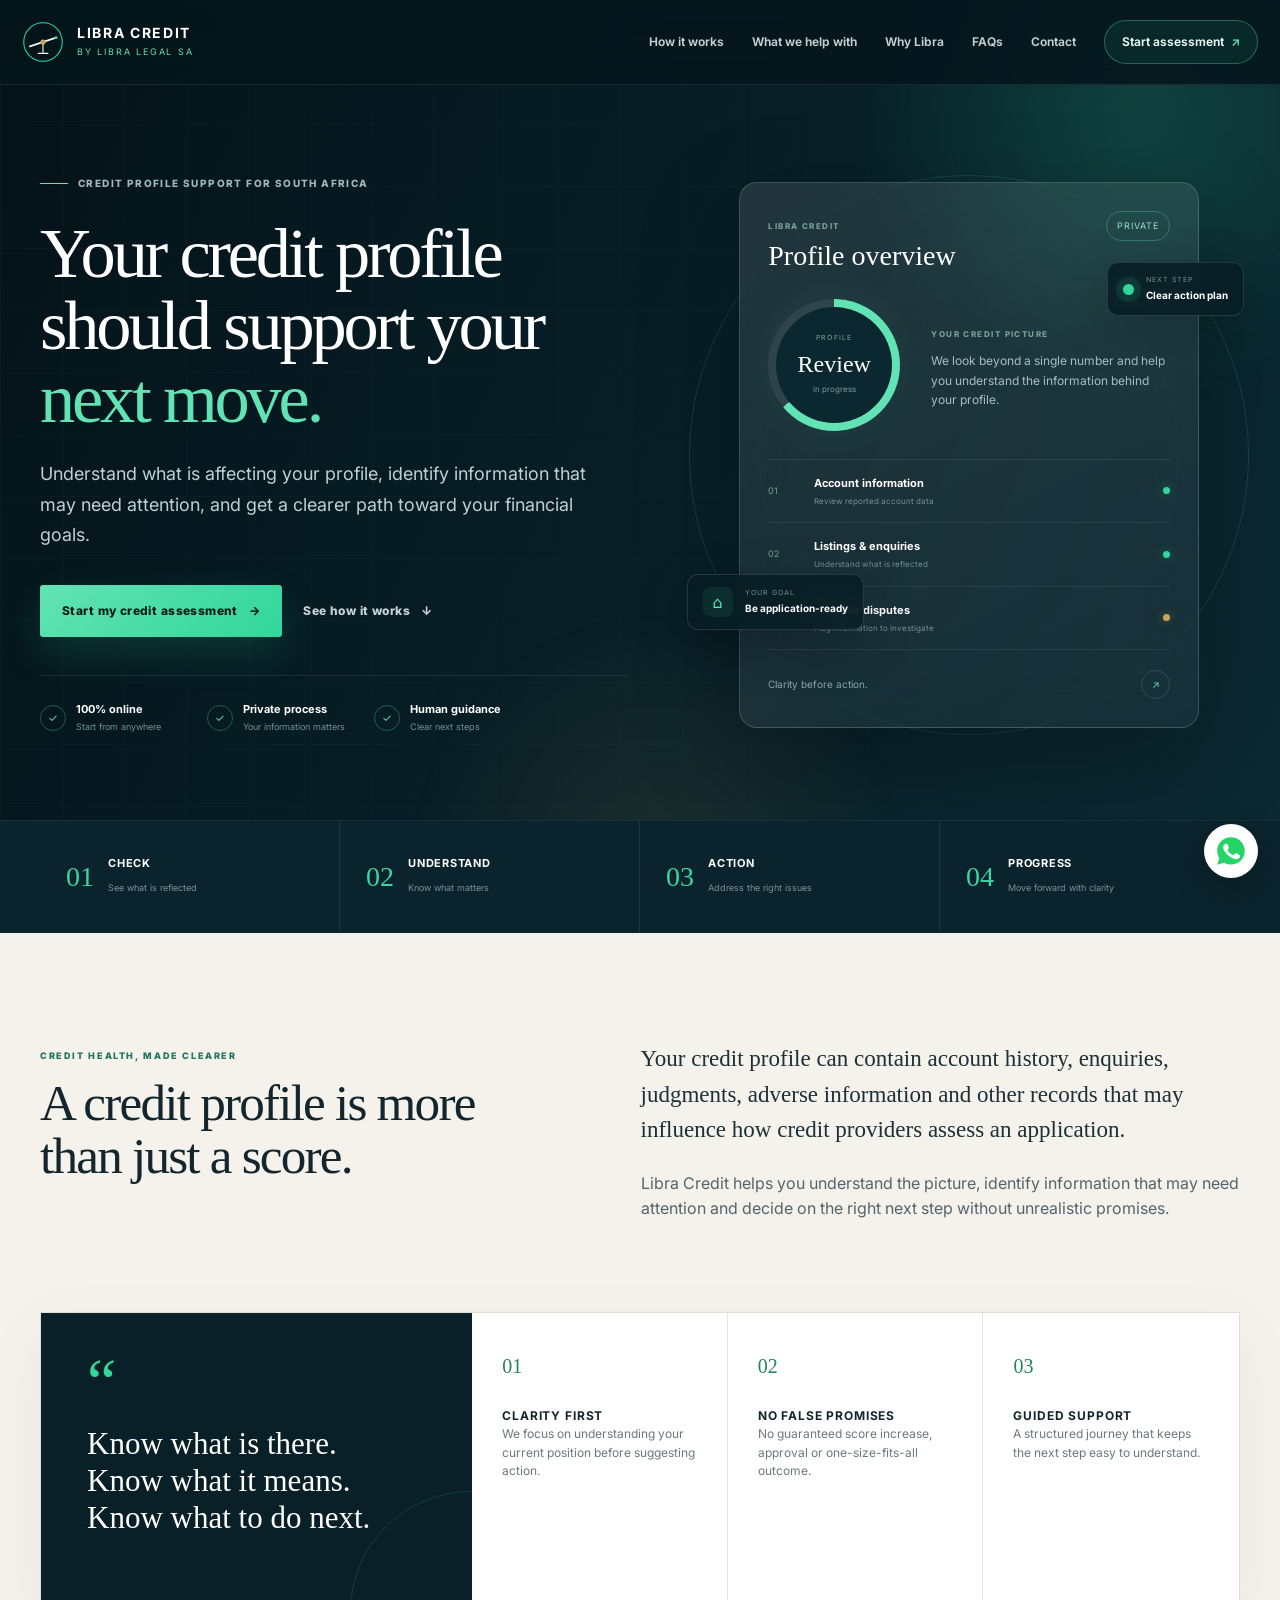
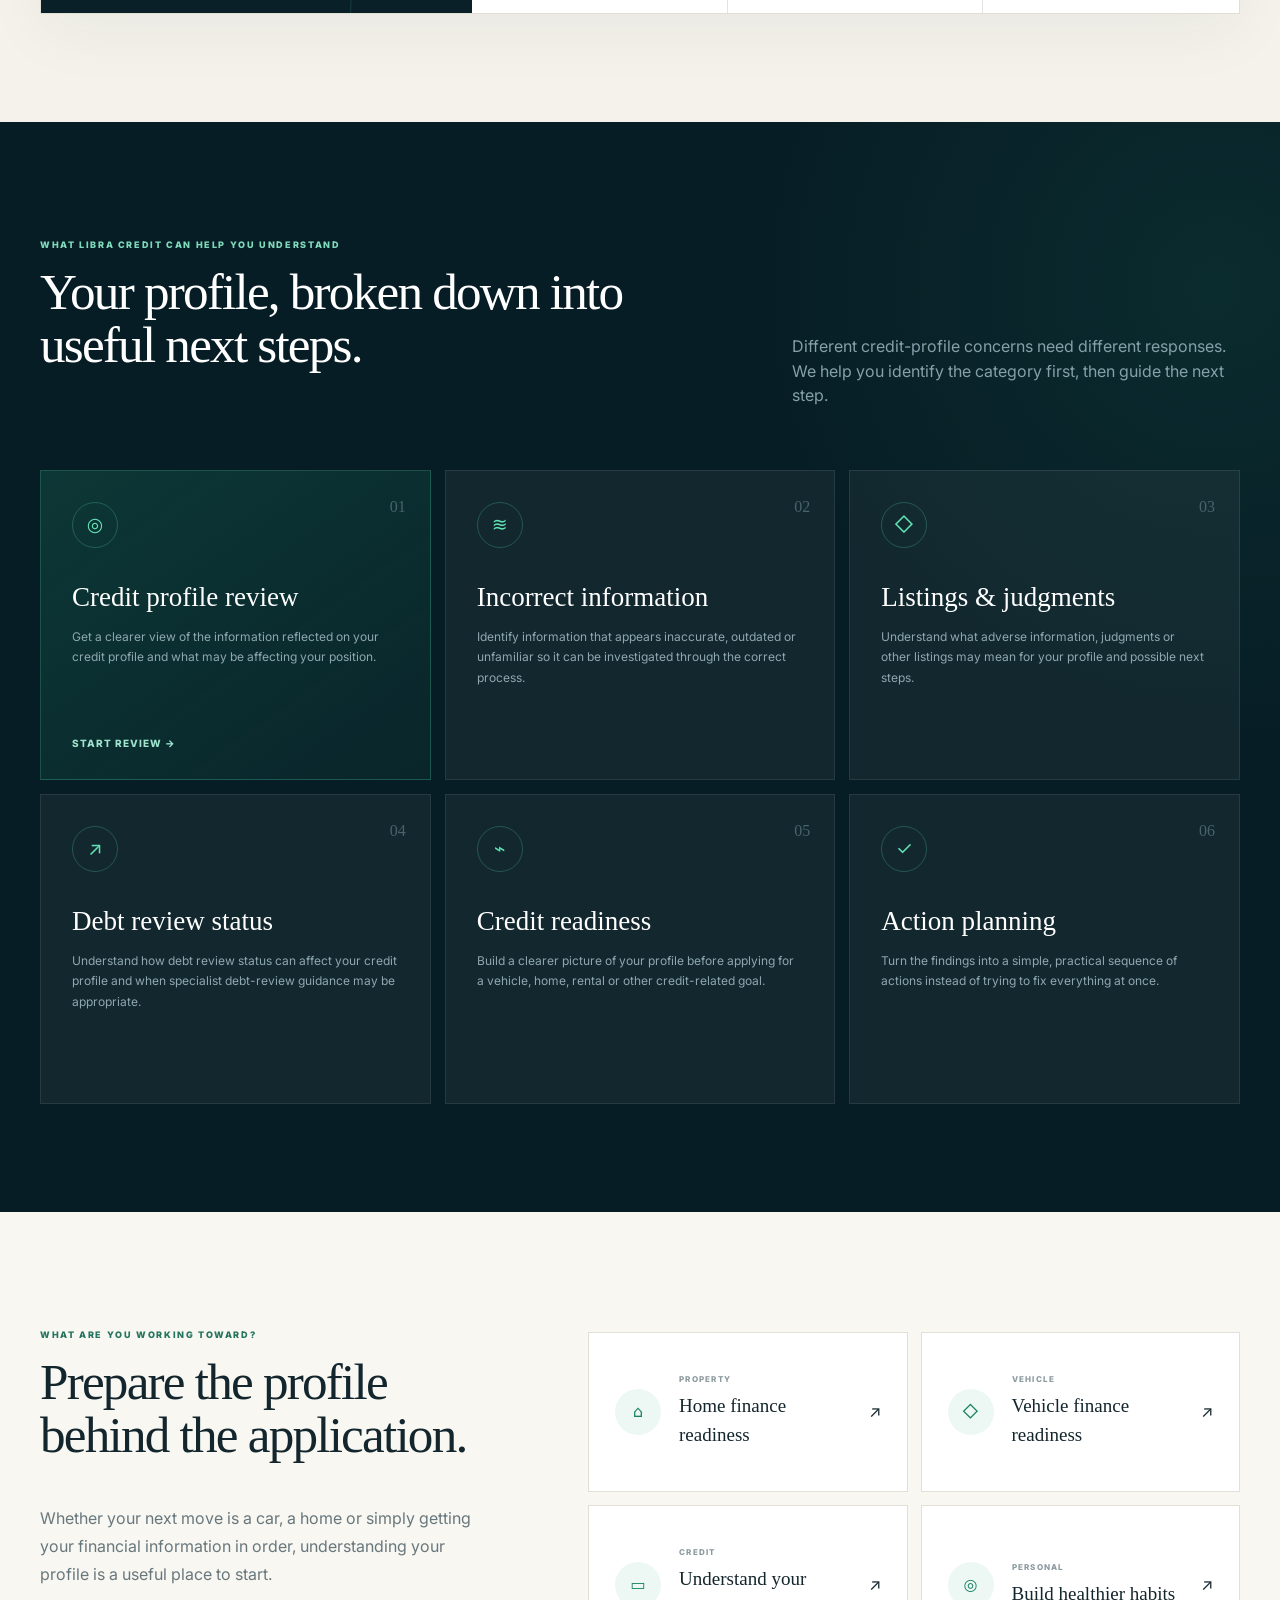
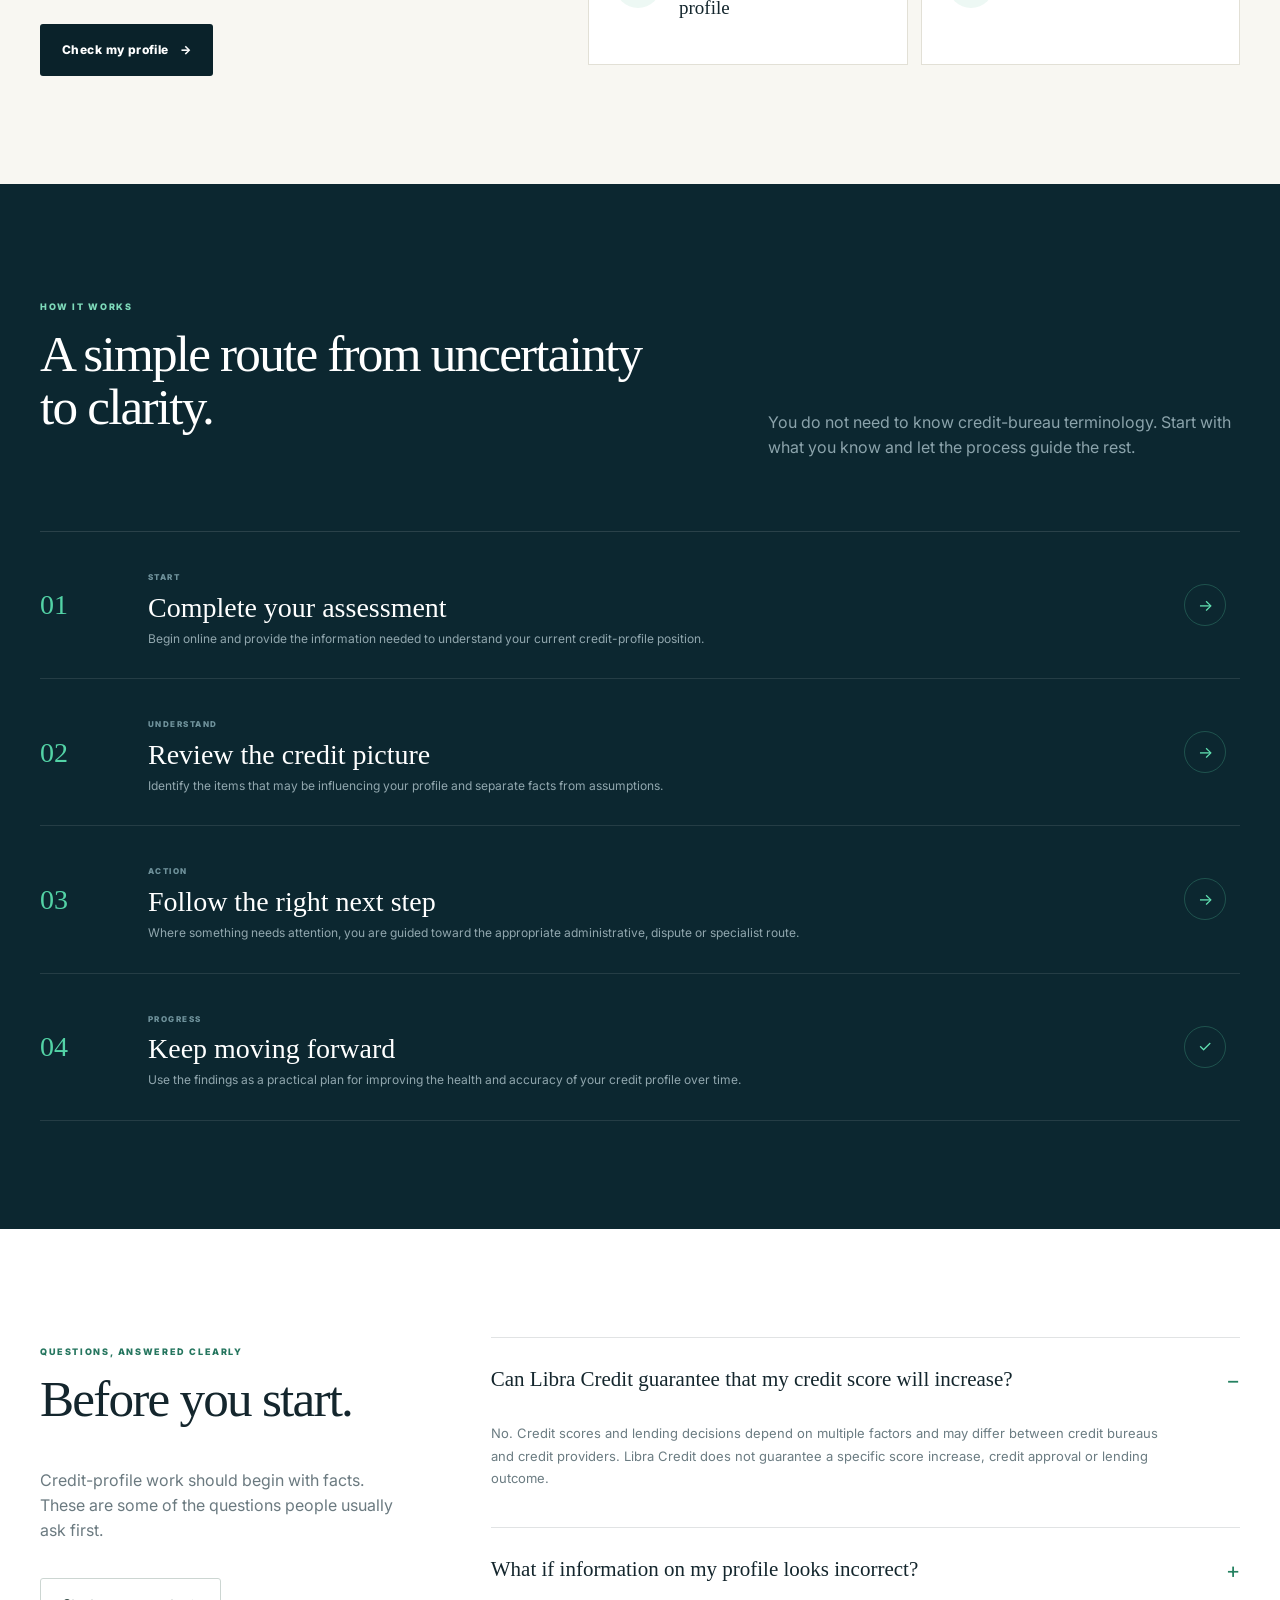
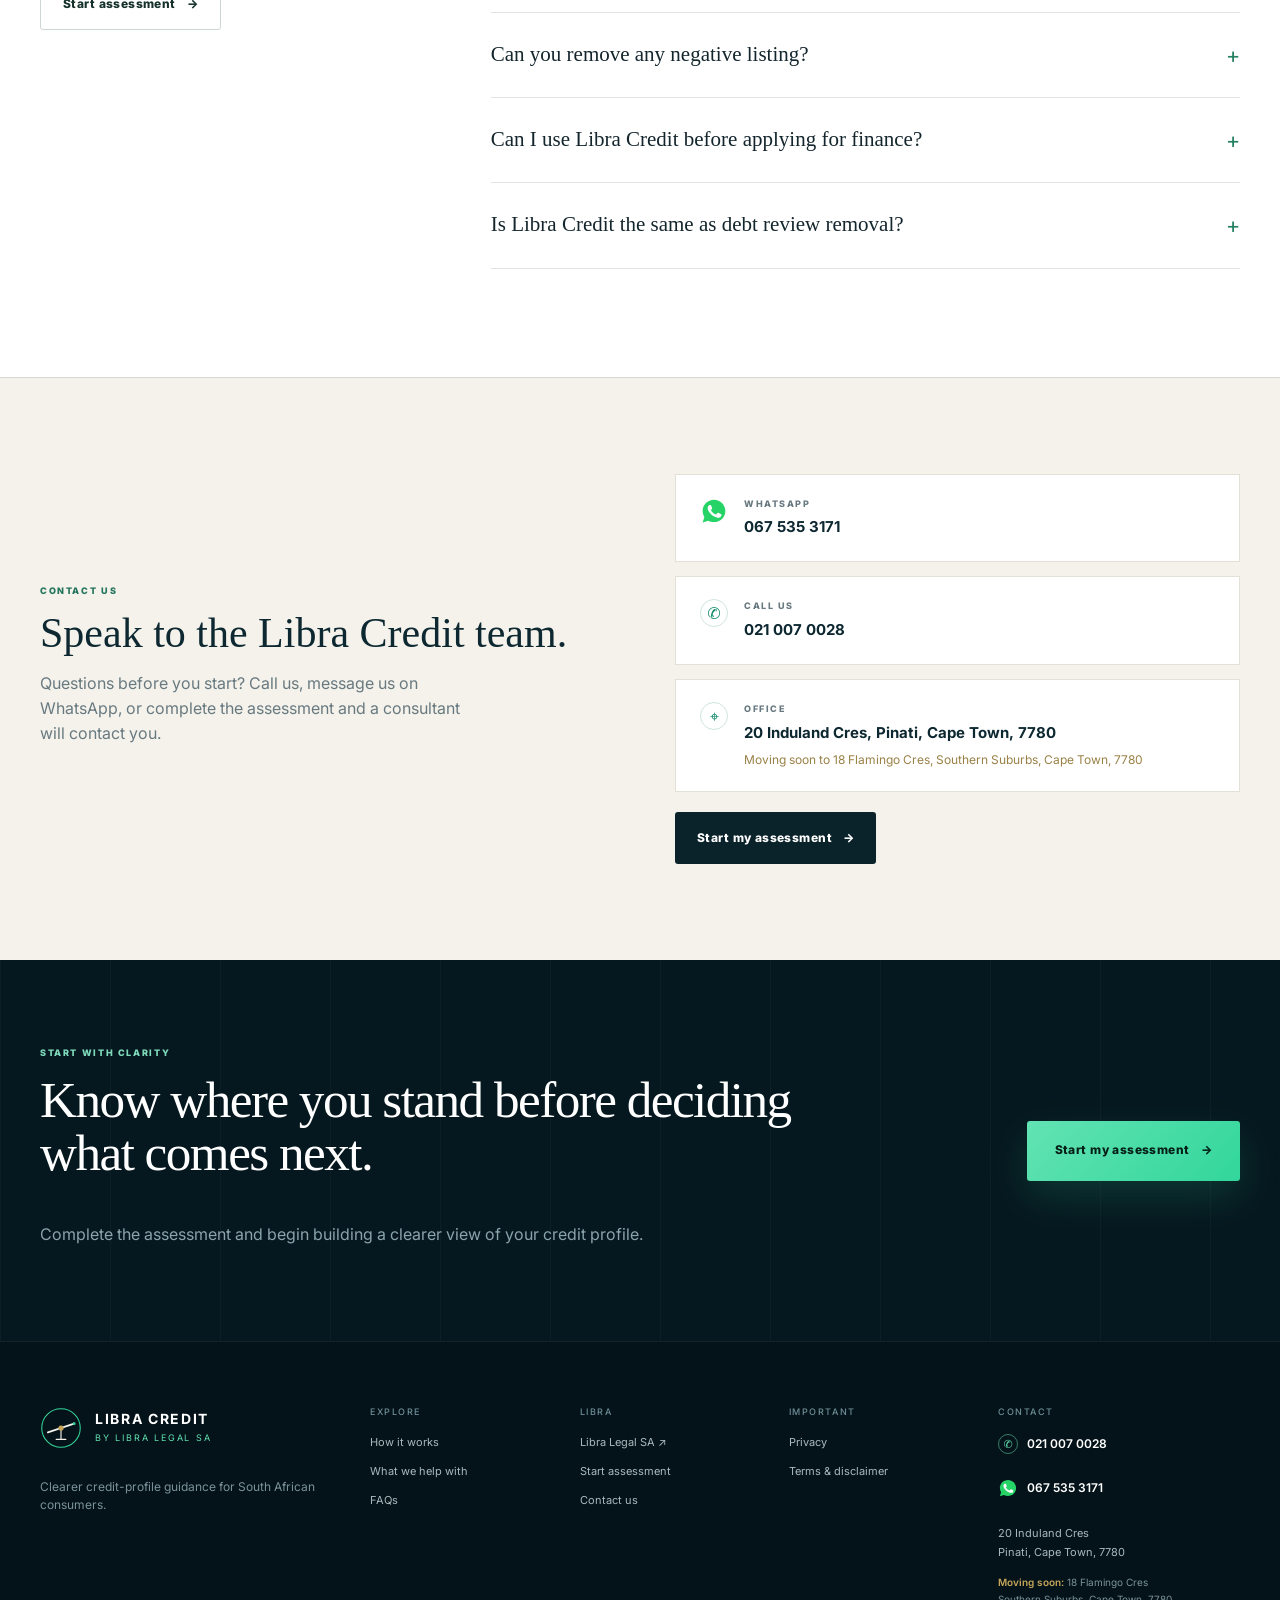
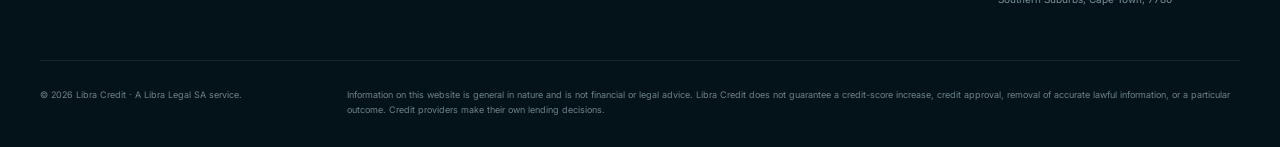
<file: index.html>
<!doctype html>
<html lang="en">
<head>
  <meta charset="utf-8">
  <meta name="viewport" content="width=device-width,initial-scale=1">
  <title>Libra Credit | Understand Your Credit Profile</title>
  <meta name="description" content="Libra Credit by Libra Legal SA helps South African consumers understand their credit profile, identify issues that may need attention, and take clearer next steps.">
  <meta name="theme-color" content="#071a22">
  <meta property="og:title" content="Libra Credit | Understand Your Credit Profile">
  <meta property="og:description" content="Understand what is affecting your credit profile and get a clearer path forward.">
  <meta property="og:type" content="website">
  <link rel="icon" href="favicon.svg" type="image/svg+xml">
  <link rel="icon" href="favicon.ico" sizes="any">
  <link rel="apple-touch-icon" href="apple-touch-icon.png">
  <meta property="og:image" content="https://thrive.libralegalsa.co.za/og-image.png">
  <meta name="twitter:card" content="summary_large_image">
  <link rel="stylesheet" href="styles.css">
<link rel="preconnect" href="https://fonts.googleapis.com"><link rel="preconnect" href="https://fonts.gstatic.com" crossorigin><link href="https://fonts.googleapis.com/css2?family=Inter:wght@400;500;600;700;800&display=swap" rel="stylesheet"></head>
<body>
  <header class="site-header">
    <div class="nav-shell">
      <a class="brand" href="#top" aria-label="Libra Credit home">
        <span class="brand-mark"><svg class="brand-svg" aria-hidden="true" xmlns="http://www.w3.org/2000/svg" viewBox="-48 -48 96 96"><g transform="translate(0,0) scale(1)"><circle r="44" fill="none" stroke="#32d69b" stroke-width="2.4"/><line x1="-30" y1="10" x2="30" y2="-10" stroke="#f4f2eb" stroke-width="4" stroke-linecap="round"/><line x1="0" y1="0" x2="0" y2="26" stroke="#f4f2eb" stroke-width="2.6"/><line x1="-11" y1="26" x2="11" y2="26" stroke="#f4f2eb" stroke-width="2.6" stroke-linecap="round"/><circle r="6" fill="#c7a65a"/><circle cx="30" cy="-10" r="3.4" fill="#32d69b"/></g></svg></span>
        <span class="brand-copy">
          <strong>LIBRA CREDIT</strong>
          <small>by Libra Legal SA</small>
        </span>
      </a>

      <button class="menu-button" aria-label="Open menu" aria-expanded="false">
        <span></span><span></span>
      </button>

      <nav class="nav-links" aria-label="Primary navigation">
        <a href="#how">How it works</a>
        <a href="#help">What we help with</a>
        <a href="#why">Why Libra</a>
        <a href="#faq">FAQs</a>
        <a href="#contact">Contact</a>
        <a class="nav-button" href="assessment.html">Start assessment <span>↗</span></a>
      </nav>
    </div>
  </header>

  <main id="top">
    <section class="hero">
      <div class="hero-grid"></div>
      <div class="glow glow-one"></div>
      <div class="glow glow-two"></div>

      <div class="shell hero-layout">
        <div class="hero-copy">
          <div class="kicker"><span></span> Credit profile support for South Africa</div>
          <h1>Your credit profile should support your <em>next move.</em></h1>
          <p class="hero-lead">Understand what is affecting your profile, identify information that may need attention, and get a clearer path toward your financial goals.</p>

          <div class="hero-actions">
            <a class="button button-primary" href="assessment.html">Start my credit assessment <span>→</span></a>
            <a class="button button-text" href="#how">See how it works <span>↓</span></a>
          </div>

          <div class="trust-row" aria-label="Service highlights">
            <div><span class="trust-icon">✓</span><span><strong>100% online</strong><small>Start from anywhere</small></span></div>
            <div><span class="trust-icon">✓</span><span><strong>Private process</strong><small>Your information matters</small></span></div>
            <div><span class="trust-icon">✓</span><span><strong>Human guidance</strong><small>Clear next steps</small></span></div>
          </div>
        </div>

        <div class="hero-visual" aria-label="Illustrative credit profile overview">
          <div class="visual-orbit orbit-a"></div>
          <div class="visual-orbit orbit-b"></div>

          <div class="profile-card">
            <div class="profile-card-top">
              <div>
                <span class="micro-label">LIBRA CREDIT</span>
                <h2>Profile overview</h2>
              </div>
              <span class="secure-pill">Private</span>
            </div>

            <div class="score-panel">
              <div class="score-ring" aria-hidden="true">
                <div class="score-ring-inner">
                  <span>PROFILE</span>
                  <strong>Review</strong>
                  <small>in progress</small>
                </div>
              </div>
              <div class="score-copy">
                <span class="micro-label">YOUR CREDIT PICTURE</span>
                <p>We look beyond a single number and help you understand the information behind your profile.</p>
              </div>
            </div>

            <div class="profile-list">
              <div class="profile-row">
                <span class="row-icon">01</span>
                <div><strong>Account information</strong><small>Review reported account data</small></div>
                <span class="status-dot"></span>
              </div>
              <div class="profile-row">
                <span class="row-icon">02</span>
                <div><strong>Listings & enquiries</strong><small>Understand what is reflected</small></div>
                <span class="status-dot"></span>
              </div>
              <div class="profile-row">
                <span class="row-icon">03</span>
                <div><strong>Possible disputes</strong><small>Flag information to investigate</small></div>
                <span class="status-dot status-gold"></span>
              </div>
            </div>

            <div class="profile-footer">
              <span>Clarity before action.</span>
              <span class="mini-arrow">↗</span>
            </div>
          </div>

          <div class="floating-card floating-goal">
            <span class="floating-icon">⌂</span>
            <div><small>YOUR GOAL</small><strong>Be application-ready</strong></div>
          </div>

          <div class="floating-card floating-plan">
            <span class="pulse"></span>
            <div><small>NEXT STEP</small><strong>Clear action plan</strong></div>
          </div>
        </div>
      </div>
    </section>

    <section class="signal-strip">
      <div class="shell signal-grid">
        <div><span>01</span><strong>Check</strong><small>See what is reflected</small></div>
        <div><span>02</span><strong>Understand</strong><small>Know what matters</small></div>
        <div><span>03</span><strong>Action</strong><small>Address the right issues</small></div>
        <div><span>04</span><strong>Progress</strong><small>Move forward with clarity</small></div>
      </div>
    </section>

    <section class="section intro-section" id="why">
      <div class="shell intro-grid">
        <div>
          <span class="eyebrow">Credit health, made clearer</span>
          <h2>A credit profile is more than just a score.</h2>
        </div>
        <div>
          <p class="large-copy">Your credit profile can contain account history, enquiries, judgments, adverse information and other records that may influence how credit providers assess an application.</p>
          <p>Libra Credit helps you understand the picture, identify information that may need attention and decide on the right next step without unrealistic promises.</p>
        </div>
      </div>

      <div class="shell feature-band">
        <div class="feature-statement">
          <span class="quote-mark">“</span>
          <h3>Know what is there.<br>Know what it means.<br>Know what to do next.</h3>
        </div>
        <div class="feature-metrics">
          <article><span>01</span><strong>Clarity first</strong><p>We focus on understanding your current position before suggesting action.</p></article>
          <article><span>02</span><strong>No false promises</strong><p>No guaranteed score increase, approval or one-size-fits-all outcome.</p></article>
          <article><span>03</span><strong>Guided support</strong><p>A structured journey that keeps the next step easy to understand.</p></article>
        </div>
      </div>
    </section>

    <section class="section services-section" id="help">
      <div class="shell section-heading">
        <div>
          <span class="eyebrow light">What Libra Credit can help you understand</span>
          <h2>Your profile, broken down into useful next steps.</h2>
        </div>
        <p>Different credit-profile concerns need different responses. We help you identify the category first, then guide the next step.</p>
      </div>

      <div class="shell service-grid">
        <article class="service-card service-card-featured">
          <span class="service-number">01</span>
          <div class="service-icon">◎</div>
          <h3>Credit profile review</h3>
          <p>Get a clearer view of the information reflected on your credit profile and what may be affecting your position.</p>
          <a href="assessment.html">Start review <span>→</span></a>
        </article>
        <article class="service-card">
          <span class="service-number">02</span>
          <div class="service-icon">≋</div>
          <h3>Incorrect information</h3>
          <p>Identify information that appears inaccurate, outdated or unfamiliar so it can be investigated through the correct process.</p>
        </article>
        <article class="service-card">
          <span class="service-number">03</span>
          <div class="service-icon">◇</div>
          <h3>Listings & judgments</h3>
          <p>Understand what adverse information, judgments or other listings may mean for your profile and possible next steps.</p>
        </article>
        <article class="service-card">
          <span class="service-number">04</span>
          <div class="service-icon">↗</div>
          <h3>Debt review status</h3>
          <p>Understand how debt review status can affect your credit profile and when specialist debt-review guidance may be appropriate.</p>
        </article>
        <article class="service-card">
          <span class="service-number">05</span>
          <div class="service-icon">⌁</div>
          <h3>Credit readiness</h3>
          <p>Build a clearer picture of your profile before applying for a vehicle, home, rental or other credit-related goal.</p>
        </article>
        <article class="service-card">
          <span class="service-number">06</span>
          <div class="service-icon">✓</div>
          <h3>Action planning</h3>
          <p>Turn the findings into a simple, practical sequence of actions instead of trying to fix everything at once.</p>
        </article>
      </div>
    </section>

    <section class="section goals-section">
      <div class="shell goals-layout">
        <div class="goals-copy">
          <span class="eyebrow">What are you working toward?</span>
          <h2>Prepare the profile behind the application.</h2>
          <p>Whether your next move is a car, a home or simply getting your financial information in order, understanding your profile is a useful place to start.</p>
          <a class="button button-dark" href="assessment.html">Check my profile <span>→</span></a>
        </div>

        <div class="goal-cards">
          <article><span class="goal-symbol">⌂</span><div><small>PROPERTY</small><strong>Home finance readiness</strong></div><span>↗</span></article>
          <article><span class="goal-symbol">◇</span><div><small>VEHICLE</small><strong>Vehicle finance readiness</strong></div><span>↗</span></article>
          <article><span class="goal-symbol">▭</span><div><small>CREDIT</small><strong>Understand your profile</strong></div><span>↗</span></article>
          <article><span class="goal-symbol">◎</span><div><small>PERSONAL</small><strong>Build healthier habits</strong></div><span>↗</span></article>
        </div>
      </div>
    </section>

    <section class="section process-section" id="how">
      <div class="shell process-head">
        <div>
          <span class="eyebrow light">How it works</span>
          <h2>A simple route from uncertainty to clarity.</h2>
        </div>
        <p>You do not need to know credit-bureau terminology. Start with what you know and let the process guide the rest.</p>
      </div>

      <div class="shell process-list">
        <article class="process-step">
          <div class="step-number">01</div>
          <div class="step-body">
            <span>START</span>
            <h3>Complete your assessment</h3>
            <p>Begin online and provide the information needed to understand your current credit-profile position.</p>
          </div>
          <div class="step-icon">→</div>
        </article>
        <article class="process-step">
          <div class="step-number">02</div>
          <div class="step-body">
            <span>UNDERSTAND</span>
            <h3>Review the credit picture</h3>
            <p>Identify the items that may be influencing your profile and separate facts from assumptions.</p>
          </div>
          <div class="step-icon">→</div>
        </article>
        <article class="process-step">
          <div class="step-number">03</div>
          <div class="step-body">
            <span>ACTION</span>
            <h3>Follow the right next step</h3>
            <p>Where something needs attention, you are guided toward the appropriate administrative, dispute or specialist route.</p>
          </div>
          <div class="step-icon">→</div>
        </article>
        <article class="process-step">
          <div class="step-number">04</div>
          <div class="step-body">
            <span>PROGRESS</span>
            <h3>Keep moving forward</h3>
            <p>Use the findings as a practical plan for improving the health and accuracy of your credit profile over time.</p>
          </div>
          <div class="step-icon">✓</div>
        </article>
      </div>
    </section>

    <section class="section faq-section" id="faq">
      <div class="shell faq-layout">
        <aside class="faq-side">
          <span class="eyebrow">Questions, answered clearly</span>
          <h2>Before you start.</h2>
          <p>Credit-profile work should begin with facts. These are some of the questions people usually ask first.</p>
          <a class="button button-outline" href="assessment.html">Start assessment <span>→</span></a>
        </aside>

        <div class="faq-list">
          <article class="faq-item is-open">
            <button aria-expanded="true"><span>Can Libra Credit guarantee that my credit score will increase?</span><span class="faq-sign">−</span></button>
            <div class="faq-answer"><p>No. Credit scores and lending decisions depend on multiple factors and may differ between credit bureaus and credit providers. Libra Credit does not guarantee a specific score increase, credit approval or lending outcome.</p></div>
          </article>
          <article class="faq-item">
            <button aria-expanded="false"><span>What if information on my profile looks incorrect?</span><span class="faq-sign">+</span></button>
            <div class="faq-answer" hidden><p>Potentially inaccurate information should be investigated and, where appropriate, challenged through the relevant credit bureau or information provider. The right supporting documents depend on the item being disputed.</p></div>
          </article>
          <article class="faq-item">
            <button aria-expanded="false"><span>Can you remove any negative listing?</span><span class="faq-sign">+</span></button>
            <div class="faq-answer" hidden><p>No legitimate service can simply erase accurate, lawfully reported information on demand. Some information can be corrected, updated or removed when the legal or factual basis supports it.</p></div>
          </article>
          <article class="faq-item">
            <button aria-expanded="false"><span>Can I use Libra Credit before applying for finance?</span><span class="faq-sign">+</span></button>
            <div class="faq-answer" hidden><p>Yes. Understanding your credit profile before an application can help you identify issues that may need attention. It does not, however, guarantee that a credit provider will approve an application.</p></div>
          </article>
          <article class="faq-item">
            <button aria-expanded="false"><span>Is Libra Credit the same as debt review removal?</span><span class="faq-sign">+</span></button>
            <div class="faq-answer" hidden><p>No. Libra Credit focuses on credit-profile understanding and support. Debt review is a specific statutory process. If debt review status is relevant, the matter may need to be handled through the appropriate debt-review or legal process.</p></div>
          </article>
        </div>
      </div>
    </section>

    <section class="contact-section" id="contact">
      <div class="shell contact-layout">
        <div>
          <span class="eyebrow">Contact us</span>
          <h2>Speak to the Libra Credit team.</h2>
          <p>Questions before you start? Call us, message us on WhatsApp, or complete the assessment and a consultant will contact you.</p>
        </div>
        <div class="contact-cards">
          <a class="contact-card" href="https://wa.me/27675353171" target="_blank" rel="noopener"><svg class="wa-icon" viewBox="0 0 32 32" aria-hidden="true"><path fill="#25D366" d="M16 3C8.8 3 3 8.7 3 15.8c0 2.5.7 4.9 2 7L3 29l6.4-2c2 1.1 4.3 1.7 6.6 1.7 7.2 0 13-5.7 13-12.8S23.2 3 16 3z"/><path fill="#fff" d="M23.4 19.3c-.4-.2-2.3-1.1-2.6-1.2-.4-.1-.6-.2-.9.2-.3.4-1 1.2-1.2 1.4-.2.2-.4.3-.8.1-.4-.2-1.6-.6-3.1-1.9-1.1-1-1.9-2.3-2.1-2.6-.2-.4 0-.6.2-.8l.6-.7c.2-.2.3-.4.4-.6.1-.3 0-.5 0-.7l-1.2-2.8c-.3-.7-.6-.6-.9-.6h-.7c-.3 0-.7.1-1 .5-.4.4-1.4 1.3-1.4 3.2s1.4 3.7 1.6 4c.2.3 2.8 4.2 6.7 5.9.9.4 1.7.6 2.2.8.9.3 1.8.3 2.5.2.8-.1 2.3-.9 2.6-1.9.3-.9.3-1.7.2-1.9-.1-.2-.4-.3-.8-.4z"/></svg><span><small>WhatsApp</small><strong>067 535 3171</strong></span></a>
          <a class="contact-card" href="tel:+27210070028"><span class="contact-pin" aria-hidden="true">✆</span><span><small>Call us</small><strong>021 007 0028</strong></span></a>
          <div class="contact-card"><span class="contact-pin" aria-hidden="true">⌖</span><span><small>Office</small><strong>20 Induland Cres, Pinati, Cape Town, 7780</strong><em>Moving soon to 18 Flamingo Cres, Southern Suburbs, Cape Town, 7780</em></span></div>
          <a class="button button-dark" href="assessment.html">Start my assessment <span>→</span></a>
        </div>
      </div>
    </section>

    <section class="cta-section">
      <div class="cta-lines"></div>
      <div class="shell cta-layout">
        <div>
          <span class="eyebrow light">Start with clarity</span>
          <h2>Know where you stand before deciding what comes next.</h2>
          <p>Complete the assessment and begin building a clearer view of your credit profile.</p>
        </div>
        <a class="button button-primary button-large" href="assessment.html">Start my assessment <span>→</span></a>
      </div>
    </section>
  </main>

  <footer class="site-footer">
    <div class="shell footer-main">
      <div class="footer-brand">
        <a class="brand brand-footer" href="#top">
          <span class="brand-mark"><svg class="brand-svg" aria-hidden="true" xmlns="http://www.w3.org/2000/svg" viewBox="-48 -48 96 96"><g transform="translate(0,0) scale(1)"><circle r="44" fill="none" stroke="#32d69b" stroke-width="2.4"/><line x1="-30" y1="10" x2="30" y2="-10" stroke="#f4f2eb" stroke-width="4" stroke-linecap="round"/><line x1="0" y1="0" x2="0" y2="26" stroke="#f4f2eb" stroke-width="2.6"/><line x1="-11" y1="26" x2="11" y2="26" stroke="#f4f2eb" stroke-width="2.6" stroke-linecap="round"/><circle r="6" fill="#c7a65a"/><circle cx="30" cy="-10" r="3.4" fill="#32d69b"/></g></svg></span>
          <span class="brand-copy"><strong>LIBRA CREDIT</strong><small>by Libra Legal SA</small></span>
        </a>
        <p>Clearer credit-profile guidance for South African consumers.</p>
      </div>
      <div>
        <h3>Explore</h3>
        <a href="#how">How it works</a>
        <a href="#help">What we help with</a>
        <a href="#faq">FAQs</a>
      </div>
      <div>
        <h3>Libra</h3>
        <a href="https://libralegalsa.co.za">Libra Legal SA ↗</a>
        <a href="assessment.html">Start assessment</a>
        <a href="#contact">Contact us</a>
      </div>
      <div>
        <h3>Important</h3>
        <a href="privacy.html">Privacy</a>
        <a href="terms.html">Terms & disclaimer</a>
      </div>
      <div class="footer-contact">
        <h3>Contact</h3>
        <a class="tel-link" href="tel:+27210070028"><span class="tel-icon" aria-hidden="true">✆</span><span>021 007 0028</span></a>
        <a class="wa-link" href="https://wa.me/27675353171" target="_blank" rel="noopener" aria-label="Chat with us on WhatsApp: 067 535 3171"><svg class="wa-icon" viewBox="0 0 32 32" aria-hidden="true"><path fill="#25D366" d="M16 3C8.8 3 3 8.7 3 15.8c0 2.5.7 4.9 2 7L3 29l6.4-2c2 1.1 4.3 1.7 6.6 1.7 7.2 0 13-5.7 13-12.8S23.2 3 16 3z"/><path fill="#fff" d="M23.4 19.3c-.4-.2-2.3-1.1-2.6-1.2-.4-.1-.6-.2-.9.2-.3.4-1 1.2-1.2 1.4-.2.2-.4.3-.8.1-.4-.2-1.6-.6-3.1-1.9-1.1-1-1.9-2.3-2.1-2.6-.2-.4 0-.6.2-.8l.6-.7c.2-.2.3-.4.4-.6.1-.3 0-.5 0-.7l-1.2-2.8c-.3-.7-.6-.6-.9-.6h-.7c-.3 0-.7.1-1 .5-.4.4-1.4 1.3-1.4 3.2s1.4 3.7 1.6 4c.2.3 2.8 4.2 6.7 5.9.9.4 1.7.6 2.2.8.9.3 1.8.3 2.5.2.8-.1 2.3-.9 2.6-1.9.3-.9.3-1.7.2-1.9-.1-.2-.4-.3-.8-.4z"/></svg><span>067 535 3171</span></a>
        <address>20 Induland Cres<br>Pinati, Cape Town, 7780</address>
        <p class="move-note"><strong>Moving soon:</strong> 18 Flamingo Cres<br>Southern Suburbs, Cape Town, 7780</p>
      </div>
    </div>

    <div class="shell footer-bottom">
      <p>© <span id="year">2026</span> Libra Credit · A Libra Legal SA service.</p>
      <p class="footer-disclaimer">Information on this website is general in nature and is not financial or legal advice. Libra Credit does not guarantee a credit-score increase, credit approval, removal of accurate lawful information, or a particular outcome. Credit providers make their own lending decisions.</p>
    </div>
  </footer>

  <a class="wa-float" href="https://wa.me/27675353171" target="_blank" rel="noopener" aria-label="Chat with Libra Credit on WhatsApp"><svg class="wa-icon" viewBox="0 0 32 32" aria-hidden="true"><path fill="#25D366" d="M16 3C8.8 3 3 8.7 3 15.8c0 2.5.7 4.9 2 7L3 29l6.4-2c2 1.1 4.3 1.7 6.6 1.7 7.2 0 13-5.7 13-12.8S23.2 3 16 3z"/><path fill="#fff" d="M23.4 19.3c-.4-.2-2.3-1.1-2.6-1.2-.4-.1-.6-.2-.9.2-.3.4-1 1.2-1.2 1.4-.2.2-.4.3-.8.1-.4-.2-1.6-.6-3.1-1.9-1.1-1-1.9-2.3-2.1-2.6-.2-.4 0-.6.2-.8l.6-.7c.2-.2.3-.4.4-.6.1-.3 0-.5 0-.7l-1.2-2.8c-.3-.7-.6-.6-.9-.6h-.7c-.3 0-.7.1-1 .5-.4.4-1.4 1.3-1.4 3.2s1.4 3.7 1.6 4c.2.3 2.8 4.2 6.7 5.9.9.4 1.7.6 2.2.8.9.3 1.8.3 2.5.2.8-.1 2.3-.9 2.6-1.9.3-.9.3-1.7.2-1.9-.1-.2-.4-.3-.8-.4z"/></svg></a>

  <script src="app.js"></script>
</body>
</html>
</file>
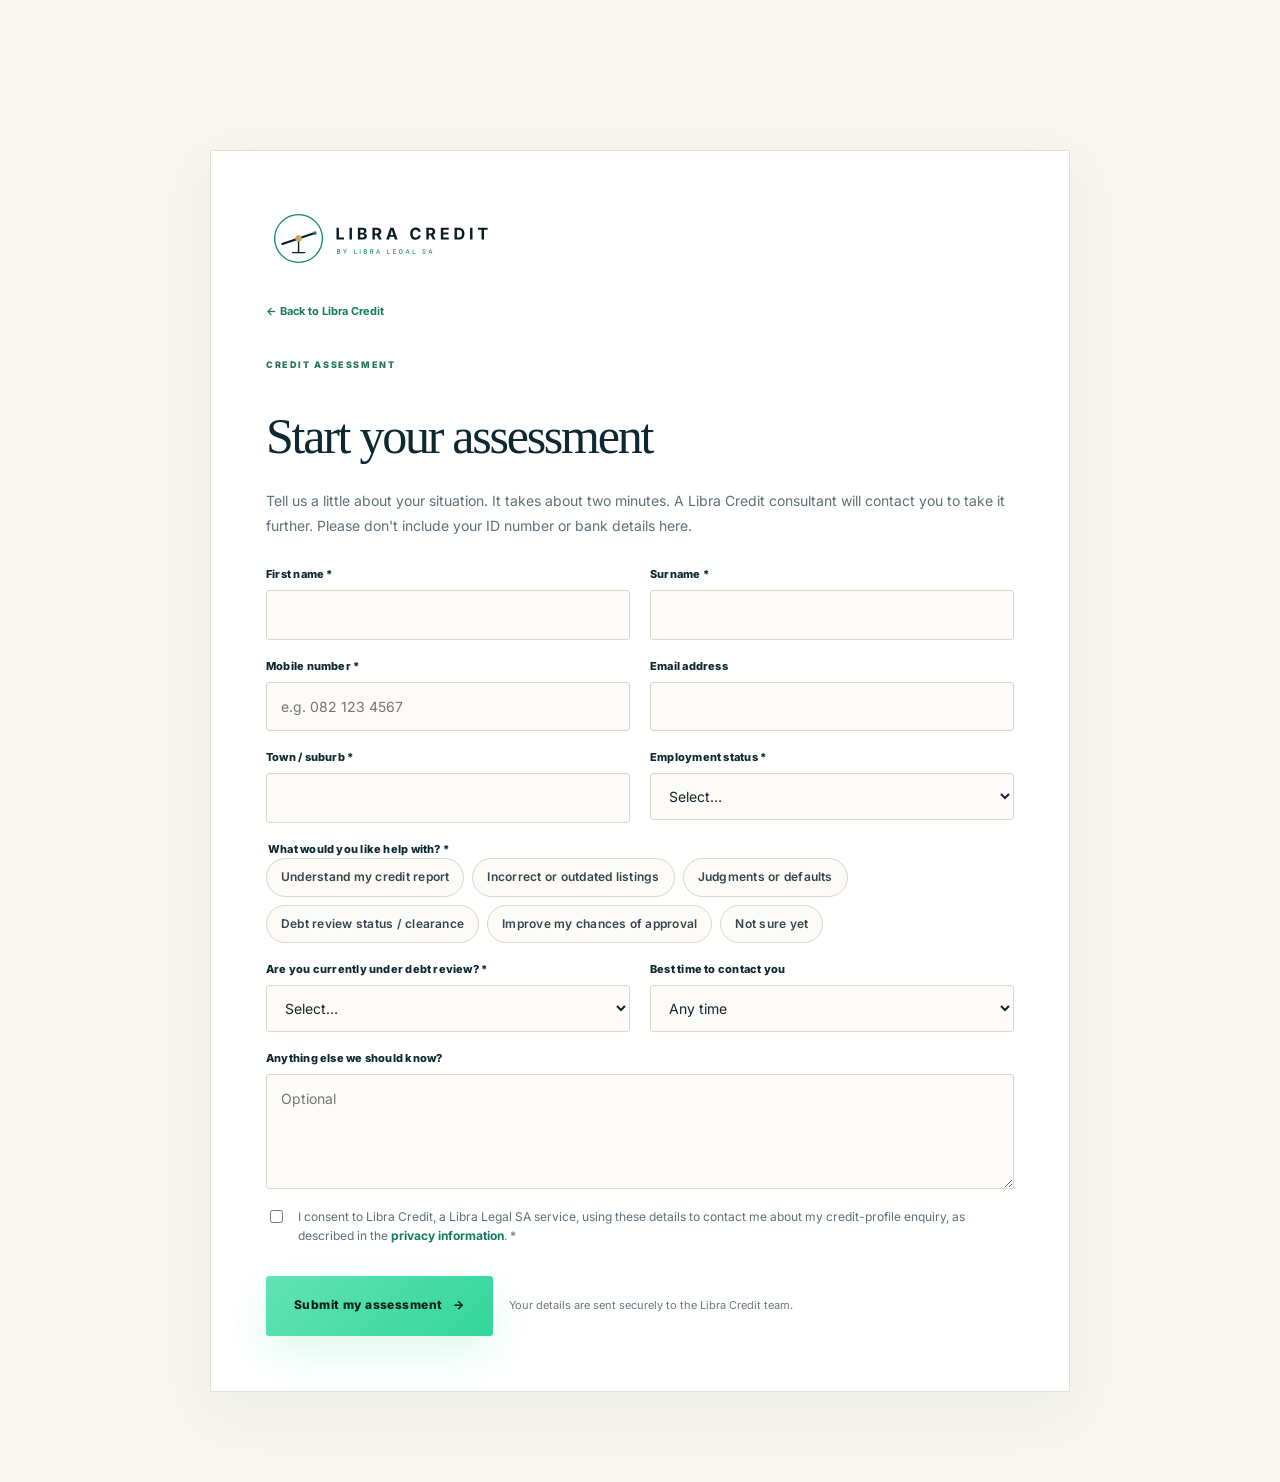
<file: assessment.html>
<!doctype html>
<html lang="en">
<head>
  <meta charset="utf-8"><meta name="viewport" content="width=device-width,initial-scale=1">
  <title>Start Your Assessment | Libra Credit</title>
  <meta name="description" content="Start your Libra Credit credit-profile assessment. Tell us a little about your situation and a consultant will contact you.">
  <meta name="theme-color" content="#071a22">
  <link rel="icon" href="favicon.svg" type="image/svg+xml"><link rel="icon" href="favicon.ico" sizes="any"><link rel="apple-touch-icon" href="apple-touch-icon.png"><link rel="stylesheet" href="styles.css">
  <style>.legal-card .button-wa{background:#25D366;color:#fff;margin-top:8px}.button-wa .wa-icon{width:22px;height:22px}.button-wa:hover{box-shadow:0 14px 34px rgba(37,211,102,.3)}</style>
<link rel="preconnect" href="https://fonts.googleapis.com"><link rel="preconnect" href="https://fonts.gstatic.com" crossorigin><link href="https://fonts.googleapis.com/css2?family=Inter:wght@400;500;600;700;800&display=swap" rel="stylesheet"></head>
<body>
  <main class="legal-page">
    <div class="shell">
      <div class="legal-card" id="card">
        <a class="legal-logo" href="index.html" aria-label="Libra Credit home"><img src="logo-light.svg" alt="Libra Credit by Libra Legal SA" width="230"></a>
        <a class="back-link" href="index.html">← Back to Libra Credit</a><br>
        <span class="eyebrow">Credit assessment</span>
        <h1>Start your assessment</h1>
        <p>Tell us a little about your situation. It takes about two minutes. A Libra Credit consultant will contact you to take it further. Please don't include your ID number or bank details here.</p>

        <form id="assessment" novalidate>
          <input type="text" name="_honey" style="display:none" tabindex="-1" autocomplete="off">
          <div class="form-grid">
            <div class="field"><label for="first">First name *</label><input id="first" name="first" autocomplete="given-name" required></div>
            <div class="field"><label for="last">Surname *</label><input id="last" name="last" autocomplete="family-name" required></div>
            <div class="field"><label for="mobile">Mobile number *</label><input id="mobile" name="mobile" type="tel" inputmode="tel" autocomplete="tel" placeholder="e.g. 082 123 4567" required></div>
            <div class="field"><label for="email">Email address</label><input id="email" name="email" type="email" autocomplete="email"></div>
            <div class="field"><label for="area">Town / suburb *</label><input id="area" name="area" autocomplete="address-level2" required></div>
            <div class="field"><label for="employment">Employment status *</label>
              <select id="employment" name="employment" required>
                <option value="">Select…</option><option>Employed full-time</option><option>Employed part-time / contract</option><option>Self-employed</option><option>Unemployed</option><option>Pensioner</option>
              </select></div>

            <fieldset class="field full"><legend>What would you like help with? *</legend>
              <div class="chips" id="goals">
                <label><input type="checkbox" name="goals" value="Understand my credit report">Understand my credit report</label>
                <label><input type="checkbox" name="goals" value="Incorrect or outdated listings">Incorrect or outdated listings</label>
                <label><input type="checkbox" name="goals" value="Judgments or defaults">Judgments or defaults</label>
                <label><input type="checkbox" name="goals" value="Debt review status / clearance">Debt review status / clearance</label>
                <label><input type="checkbox" name="goals" value="Improve my chances of approval">Improve my chances of approval</label>
                <label><input type="checkbox" name="goals" value="Not sure yet">Not sure yet</label>
              </div></fieldset>

            <div class="field"><label for="review">Are you currently under debt review? *</label>
              <select id="review" name="review" required><option value="">Select…</option><option>No</option><option>Yes</option><option>Previously, now cleared</option><option>Not sure</option></select></div>
            <div class="field"><label for="time">Best time to contact you</label>
              <select id="time" name="time"><option>Any time</option><option>Morning (8–12)</option><option>Afternoon (12–5)</option></select></div>

            <div class="field full"><label for="notes">Anything else we should know?</label><textarea id="notes" name="notes" rows="4" placeholder="Optional"></textarea></div>

            <label class="consent" style="grid-column:1/-1"><input type="checkbox" id="consent" required><span>I consent to Libra Credit, a Libra Legal SA service, using these details to contact me about my credit-profile enquiry, as described in the <a href="privacy.html">privacy information</a>. *</span></label>
          </div>
          <div class="form-actions">
            <button class="button button-primary button-large" type="submit">Submit my assessment <span>→</span></button>
            <span class="form-note">Your details are sent securely to the Libra Credit team.</span>
          </div>
          <p class="form-error" id="err" role="alert">Please complete the required fields marked *.</p>
        </form>

        <div class="form-success" aria-live="polite">
          <div class="tick">✓</div>
          <h2 style="margin-top:0">Thank you, we've received your details</h2>
          <p>A Libra Credit consultant will be in touch shortly. Prefer to chat now? Continue on WhatsApp and your details will come with you.</p>
          <a id="retry" class="button button-wa" href="https://wa.me/27675353171" target="_blank" rel="noopener"><svg class="wa-icon" viewBox="0 0 32 32" aria-hidden="true"><path fill="#fff" d="M16 3C8.8 3 3 8.7 3 15.8c0 2.5.7 4.9 2 7L3 29l6.4-2c2 1.1 4.3 1.7 6.6 1.7 7.2 0 13-5.7 13-12.8S23.2 3 16 3z"/><path fill="#25D366" d="M23.4 19.3c-.4-.2-2.3-1.1-2.6-1.2-.4-.1-.6-.2-.9.2-.3.4-1 1.2-1.2 1.4-.2.2-.4.3-.8.1-.4-.2-1.6-.6-3.1-1.9-1.1-1-1.9-2.3-2.1-2.6-.2-.4 0-.6.2-.8l.6-.7c.2-.2.3-.4.4-.6.1-.3 0-.5 0-.7l-1.2-2.8c-.3-.7-.6-.6-.9-.6h-.7c-.3 0-.7.1-1 .5-.4.4-1.4 1.3-1.4 3.2s1.4 3.7 1.6 4c.2.3 2.8 4.2 6.7 5.9.9.4 1.7.6 2.2.8.9.3 1.8.3 2.5.2.8-.1 2.3-.9 2.6-1.9.3-.9.3-1.7.2-1.9-.1-.2-.4-.3-.8-.4z"/></svg>Chat on WhatsApp now</a>
          <p style="margin-top:22px"><a href="index.html">← Back to Libra Credit</a></p>
        </div>
      </div>
    </div>
  </main>
  <script>
  (function(){
    var ENDPOINT='https://formsubmit.co/ajax/Moe@libralegalsa.co.za';
    var f=document.getElementById('assessment'),err=document.getElementById('err'),btn=f.querySelector('button[type=submit]');
    f.addEventListener('submit',function(e){
      e.preventDefault();
      var v=function(id){return document.getElementById(id).value.trim()};
      var goals=[].slice.call(f.querySelectorAll('input[name=goals]:checked')).map(function(i){return i.value});
      var ok=['first','last','mobile','area','employment','review'].every(function(id){return v(id)})&&goals.length&&document.getElementById('consent').checked;
      if(!ok){err.textContent='Please complete the required fields marked *.';err.style.display='block';return}
      err.style.display='none';
      var data={
        'Name':v('first')+' '+v('last'),'Mobile':v('mobile'),'Email':v('email')||'-','Area':v('area'),
        'Employment':v('employment'),'Help with':goals.join(', '),'Under debt review':v('review'),
        'Best time to contact':v('time'),'Notes':v('notes')||'-','Consent to contact':'Yes',
        '_subject':'New Libra Credit assessment: '+v('first')+' '+v('last'),'_template':'table','_captcha':'false'
      };
      if(v('email'))data._replyto=v('email');
      var wa=['Hi Libra Credit, I have just submitted my assessment.','','Name: '+data.Name,'Mobile: '+data.Mobile,'Email: '+data.Email,'Area: '+data.Area,'Employment: '+data.Employment,'Help with: '+data['Help with'],'Under debt review: '+data['Under debt review'],'Best time: '+data['Best time to contact'],'Notes: '+data.Notes].join('\n');
      document.getElementById('retry').href='https://wa.me/27675353171?text='+encodeURIComponent(wa);
      btn.disabled=true;btn.firstChild.textContent='Sending… ';
      fetch(ENDPOINT,{method:'POST',headers:{'Content-Type':'application/json','Accept':'application/json'},body:JSON.stringify(data)})
        .then(function(r){if(!r.ok)throw 0;return r.json()})
        .then(function(){document.getElementById('card').classList.add('is-sent');window.scrollTo(0,0)})
        .catch(function(){
          btn.disabled=false;btn.firstChild.textContent='Submit my assessment ';
          err.innerHTML='Something went wrong sending your details. Please try again, or <a href="'+document.getElementById('retry').href+'" target="_blank" rel="noopener">send them via WhatsApp</a>.';
          err.style.display='block';
        });
    });
  })();
  </script>
</body>
</html>
</file>
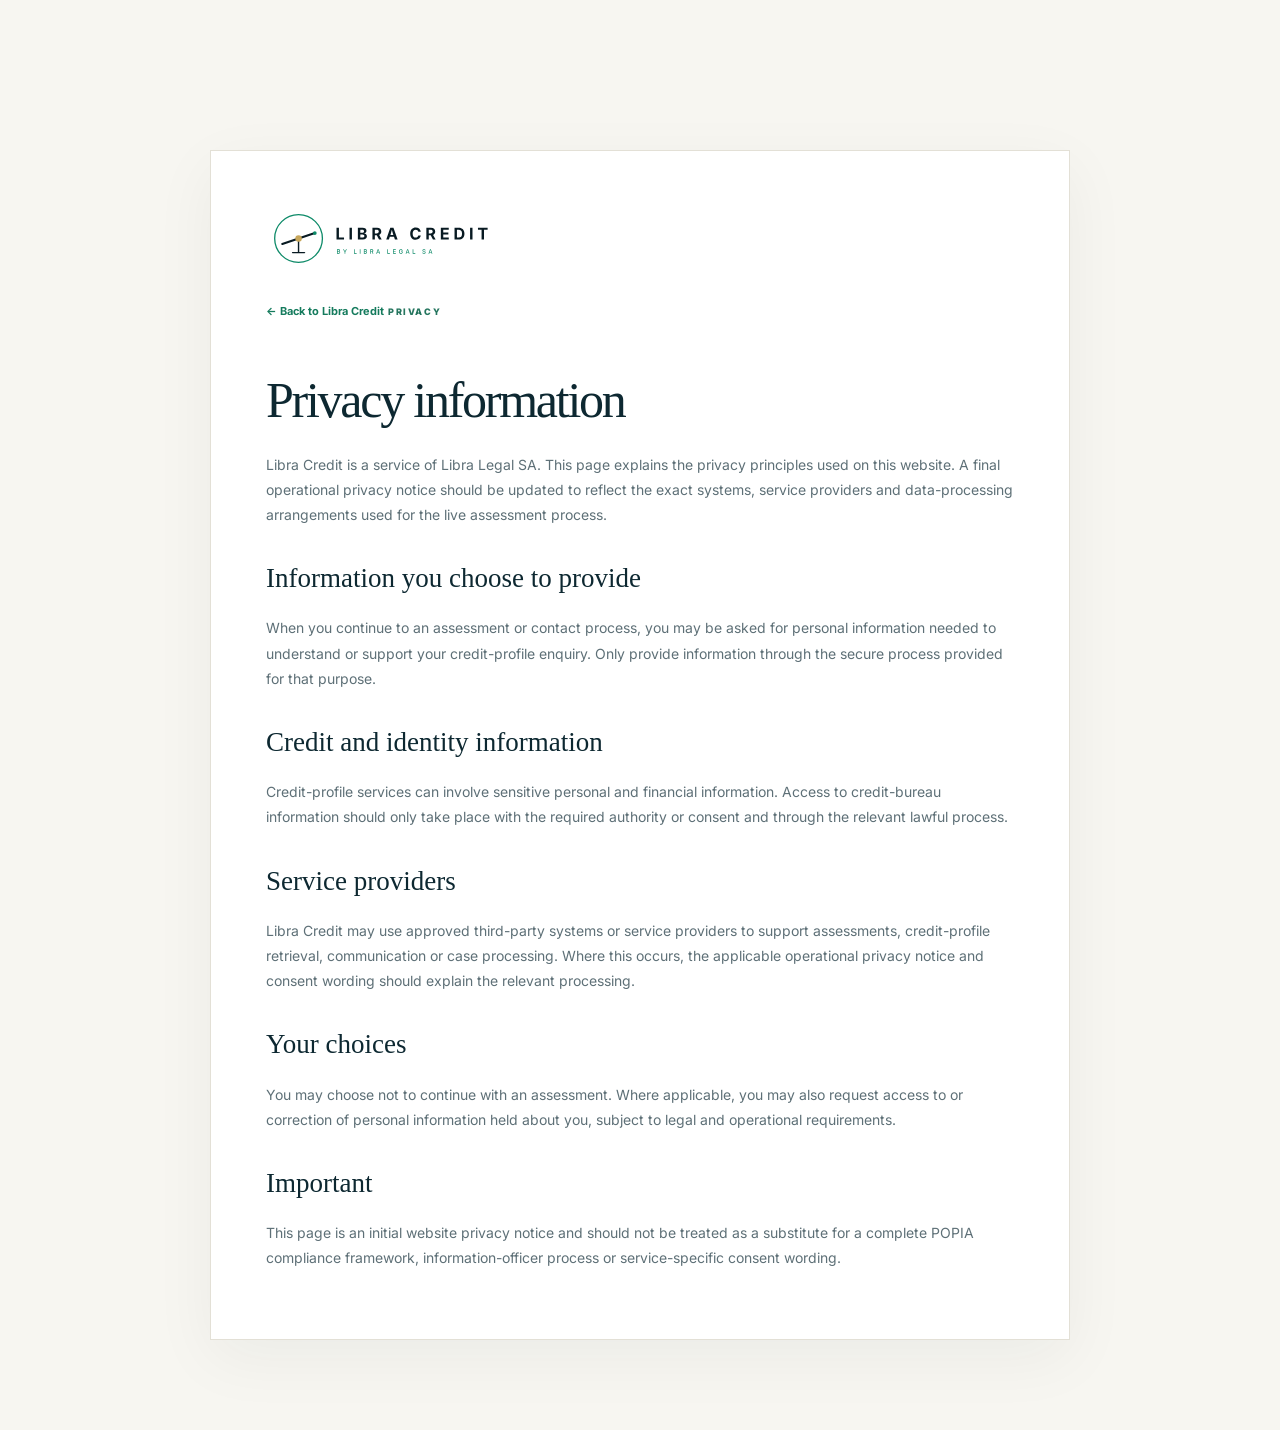
<file: privacy.html>
<!doctype html>
<html lang="en">
<head>
  <meta charset="utf-8"><meta name="viewport" content="width=device-width,initial-scale=1">
  <title>Privacy | Libra Credit</title>
  <meta name="description" content="Libra Credit privacy information.">
  <link rel="icon" href="favicon.svg" type="image/svg+xml"><link rel="icon" href="favicon.ico" sizes="any"><link rel="apple-touch-icon" href="apple-touch-icon.png"><link rel="stylesheet" href="styles.css">
<link rel="preconnect" href="https://fonts.googleapis.com"><link rel="preconnect" href="https://fonts.gstatic.com" crossorigin><link href="https://fonts.googleapis.com/css2?family=Inter:wght@400;500;600;700;800&display=swap" rel="stylesheet"></head>
<body>
  <main class="legal-page">
    <div class="shell">
      <div class="legal-card">
        <a class="legal-logo" href="index.html" aria-label="Libra Credit home"><img src="logo-light.svg" alt="Libra Credit by Libra Legal SA" width="230"></a>
        <a class="back-link" href="index.html">← Back to Libra Credit</a>
        <span class="eyebrow">Privacy</span>
        <h1>Privacy information</h1>
        <p>Libra Credit is a service of Libra Legal SA. This page explains the privacy principles used on this website. A final operational privacy notice should be updated to reflect the exact systems, service providers and data-processing arrangements used for the live assessment process.</p>
        <h2>Information you choose to provide</h2>
        <p>When you continue to an assessment or contact process, you may be asked for personal information needed to understand or support your credit-profile enquiry. Only provide information through the secure process provided for that purpose.</p>
        <h2>Credit and identity information</h2>
        <p>Credit-profile services can involve sensitive personal and financial information. Access to credit-bureau information should only take place with the required authority or consent and through the relevant lawful process.</p>
        <h2>Service providers</h2>
        <p>Libra Credit may use approved third-party systems or service providers to support assessments, credit-profile retrieval, communication or case processing. Where this occurs, the applicable operational privacy notice and consent wording should explain the relevant processing.</p>
        <h2>Your choices</h2>
        <p>You may choose not to continue with an assessment. Where applicable, you may also request access to or correction of personal information held about you, subject to legal and operational requirements.</p>
        <h2>Important</h2>
        <p>This page is an initial website privacy notice and should not be treated as a substitute for a complete POPIA compliance framework, information-officer process or service-specific consent wording.</p>
      </div>
    </div>
  </main>
</body>
</html>
</file>
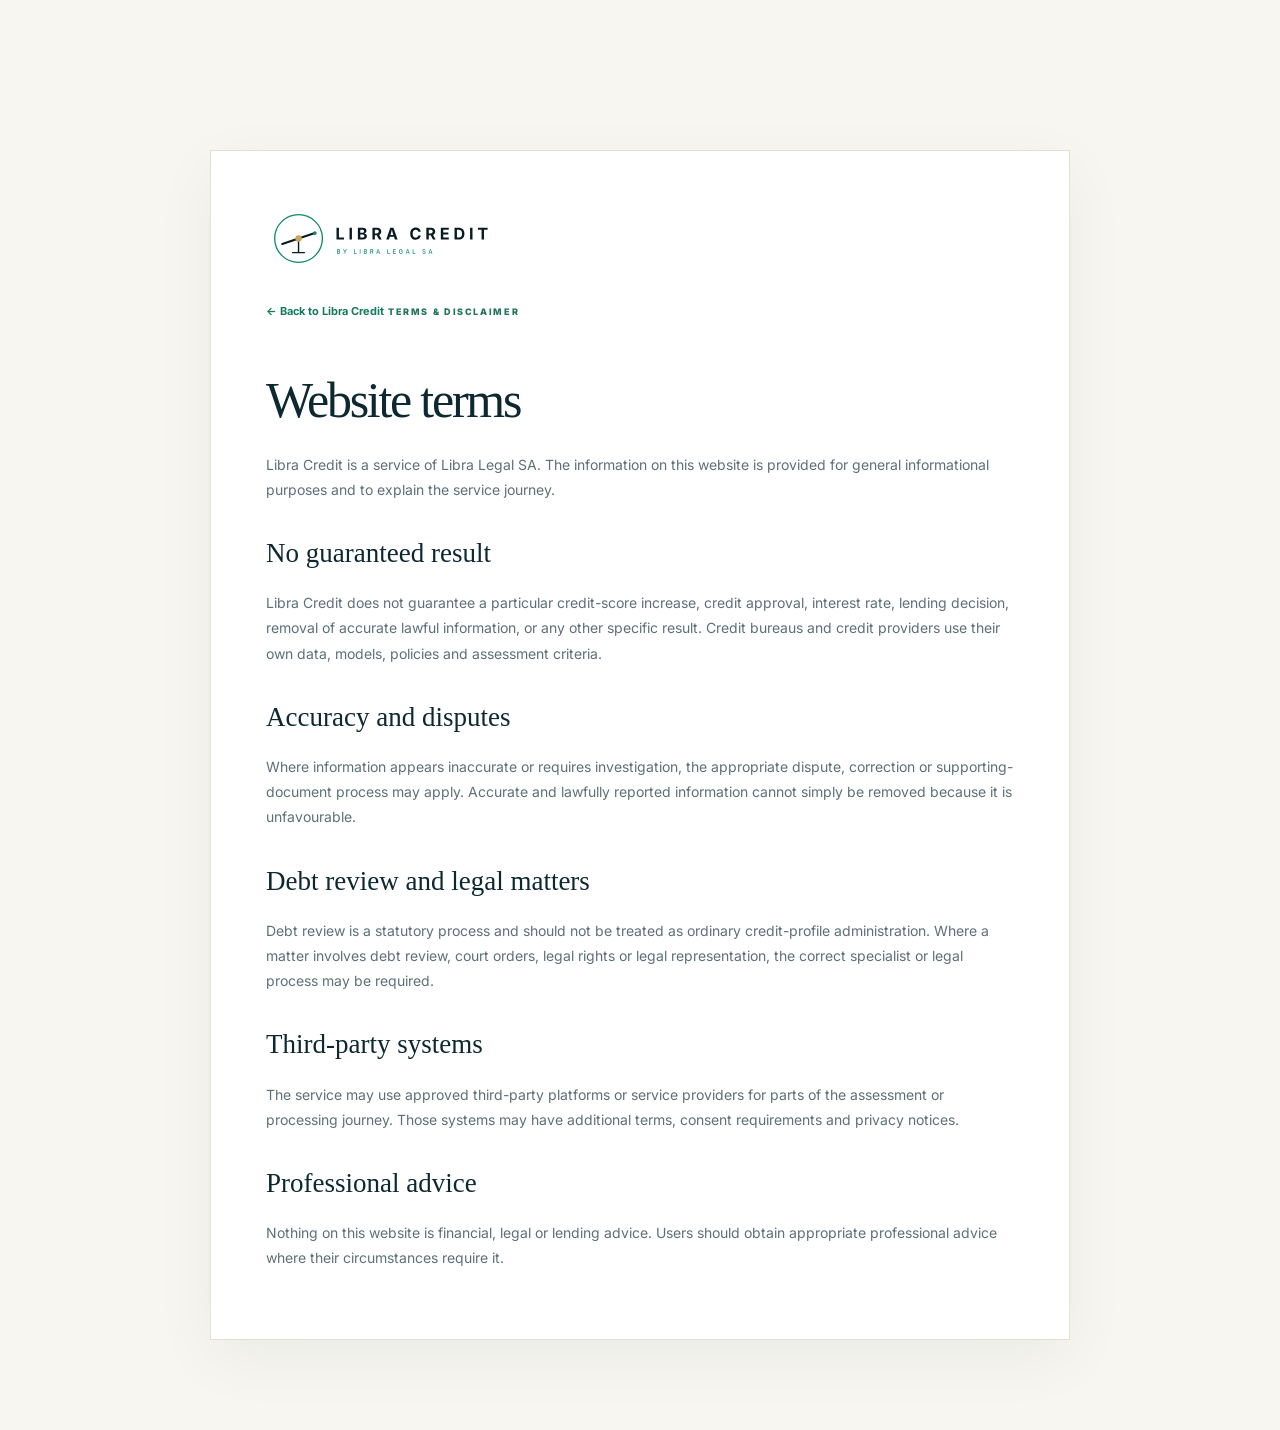
<file: terms.html>
<!doctype html>
<html lang="en">
<head>
  <meta charset="utf-8"><meta name="viewport" content="width=device-width,initial-scale=1">
  <title>Terms & Disclaimer | Libra Credit</title>
  <meta name="description" content="Libra Credit website terms and disclaimer.">
  <link rel="icon" href="favicon.svg" type="image/svg+xml"><link rel="icon" href="favicon.ico" sizes="any"><link rel="apple-touch-icon" href="apple-touch-icon.png"><link rel="stylesheet" href="styles.css">
<link rel="preconnect" href="https://fonts.googleapis.com"><link rel="preconnect" href="https://fonts.gstatic.com" crossorigin><link href="https://fonts.googleapis.com/css2?family=Inter:wght@400;500;600;700;800&display=swap" rel="stylesheet"></head>
<body>
  <main class="legal-page">
    <div class="shell">
      <div class="legal-card">
        <a class="legal-logo" href="index.html" aria-label="Libra Credit home"><img src="logo-light.svg" alt="Libra Credit by Libra Legal SA" width="230"></a>
        <a class="back-link" href="index.html">← Back to Libra Credit</a>
        <span class="eyebrow">Terms & disclaimer</span>
        <h1>Website terms</h1>
        <p>Libra Credit is a service of Libra Legal SA. The information on this website is provided for general informational purposes and to explain the service journey.</p>
        <h2>No guaranteed result</h2>
        <p>Libra Credit does not guarantee a particular credit-score increase, credit approval, interest rate, lending decision, removal of accurate lawful information, or any other specific result. Credit bureaus and credit providers use their own data, models, policies and assessment criteria.</p>
        <h2>Accuracy and disputes</h2>
        <p>Where information appears inaccurate or requires investigation, the appropriate dispute, correction or supporting-document process may apply. Accurate and lawfully reported information cannot simply be removed because it is unfavourable.</p>
        <h2>Debt review and legal matters</h2>
        <p>Debt review is a statutory process and should not be treated as ordinary credit-profile administration. Where a matter involves debt review, court orders, legal rights or legal representation, the correct specialist or legal process may be required.</p>
        <h2>Third-party systems</h2>
        <p>The service may use approved third-party platforms or service providers for parts of the assessment or processing journey. Those systems may have additional terms, consent requirements and privacy notices.</p>
        <h2>Professional advice</h2>
        <p>Nothing on this website is financial, legal or lending advice. Users should obtain appropriate professional advice where their circumstances require it.</p>
      </div>
    </div>
  </main>
</body>
</html>
</file>
<file: styles.css>
:root{
  --ink:#081a22;
  --ink-2:#0d2731;
  --ink-3:#133943;
  --emerald:#32d69b;
  --emerald-2:#62e3b3;
  --emerald-dark:#0d8a68;
  --gold:#c7a65a;
  --ivory:#f4f2eb;
  --paper:#fbfaf6;
  --white:#ffffff;
  --text:#14262d;
  --muted:#687980;
  --line:rgba(8,26,34,.12);
  --shadow:0 28px 80px rgba(5,24,31,.12);
}
*{box-sizing:border-box}
html{scroll-behavior:smooth}
body{margin:0;font-family:Inter,ui-sans-serif,system-ui,-apple-system,BlinkMacSystemFont,"Segoe UI",sans-serif;background:var(--paper);color:var(--text);line-height:1.55}
a{color:inherit;text-decoration:none}
button{font:inherit}
.shell{width:min(1200px,calc(100% - 44px));margin:0 auto}
.site-header{position:fixed;top:0;left:0;right:0;z-index:100;background:rgba(5,22,29,.86);border-bottom:1px solid rgba(255,255,255,.08);backdrop-filter:blur(18px)}
.nav-shell{width:min(1320px,calc(100% - 44px));margin:0 auto;min-height:84px;display:flex;align-items:center;justify-content:space-between;gap:32px}
.brand{display:inline-flex;align-items:center;gap:13px;color:#fff}
.brand-copy strong{display:block;font-size:14px;letter-spacing:.12em;line-height:1.1}
.brand-copy small{display:block;margin-top:5px;font-size:9px;text-transform:uppercase;letter-spacing:.2em;color:#62e3b3}
.brand-mark{width:42px;height:42px;display:inline-block;flex:none}.brand-svg{width:100%;height:100%;display:block}
.nav-links{display:flex;align-items:center;gap:28px;color:#c3d0d4;font-size:12px;font-weight:650}
.nav-links>a:not(.nav-button){transition:.2s ease}
.nav-links>a:not(.nav-button):hover{color:#fff}
.nav-button{padding:12px 17px;border:1px solid rgba(98,227,179,.34);background:rgba(50,214,155,.08);border-radius:999px;color:#eafaf4}
.nav-button span{color:var(--emerald-2);margin-left:4px}
.menu-button{display:none;background:none;border:0;padding:10px}
.menu-button span{display:block;width:24px;height:1px;background:#fff;margin:6px 0}

.hero{min-height:820px;position:relative;overflow:hidden;background:linear-gradient(115deg,#041217 0%,#071d25 45%,#0c2932 100%);color:#fff;padding-top:84px}
.hero-grid{position:absolute;inset:0;background-image:linear-gradient(rgba(255,255,255,.028) 1px,transparent 1px),linear-gradient(90deg,rgba(255,255,255,.028) 1px,transparent 1px);background-size:62px 62px;mask-image:linear-gradient(to right,rgba(0,0,0,.85),rgba(0,0,0,.15))}
.glow{position:absolute;border-radius:50%;filter:blur(1px);pointer-events:none}
.glow-one{width:620px;height:620px;right:-170px;top:-190px;background:radial-gradient(circle,rgba(50,214,155,.18),rgba(50,214,155,0) 66%)}
.glow-two{width:520px;height:520px;left:31%;bottom:-300px;background:radial-gradient(circle,rgba(199,166,90,.1),rgba(199,166,90,0) 68%)}
.hero-layout{min-height:736px;display:grid;grid-template-columns:1.04fr .96fr;gap:72px;align-items:center;position:relative;z-index:2;padding:64px 0 58px}
.kicker{display:flex;align-items:center;gap:10px;text-transform:uppercase;letter-spacing:.14em;font-size:10px;font-weight:800;color:#9fb6bd}
.kicker span{width:28px;height:1px;background:var(--emerald-2)}
h1,h2,h3,p{margin-top:0}
h1,h2,h3{font-family:Georgia,"Times New Roman",serif;font-weight:500;line-height:1.03}
h1{font-size:clamp(56px,5.5vw,84px);letter-spacing:-.045em;margin:25px 0}
h1 em{font-style:normal;color:var(--emerald-2);position:relative}
.hero-lead{max-width:675px;font-size:18px;line-height:1.7;color:#bfd0d5}
.hero-actions{display:flex;align-items:center;gap:18px;margin-top:34px}
.button{display:inline-flex;align-items:center;justify-content:center;gap:11px;min-height:52px;padding:0 22px;border-radius:3px;font-size:12px;font-weight:800;letter-spacing:.035em;transition:.22s ease}
.button:hover{transform:translateY(-2px)}
.button-primary{background:linear-gradient(135deg,var(--emerald-2),var(--emerald));color:#062018;box-shadow:0 16px 40px rgba(50,214,155,.16)}
.button-primary:hover{box-shadow:0 20px 50px rgba(50,214,155,.23)}
.button-text{padding-left:3px;padding-right:3px;color:#c5d2d6}
.trust-row{display:flex;gap:22px;flex-wrap:wrap;margin-top:38px;padding-top:27px;border-top:1px solid rgba(255,255,255,.09)}
.trust-row>div{display:flex;align-items:center;gap:10px;min-width:145px}
.trust-icon{width:26px;height:26px;border:1px solid rgba(98,227,179,.32);border-radius:50%;display:flex;align-items:center;justify-content:center;color:var(--emerald-2);font-size:11px}
.trust-row strong{display:block;font-family:Inter,ui-sans-serif,sans-serif;font-size:11px;line-height:1.2}
.trust-row small{display:block;color:#728f98;font-size:9px;margin-top:4px}
.hero-visual{position:relative;min-height:560px;display:flex;align-items:center;justify-content:center}
.visual-orbit{position:absolute;border:1px solid rgba(98,227,179,.15);border-radius:50%}
.orbit-a{width:560px;height:560px}
.orbit-b{width:420px;height:420px}
.profile-card{width:min(100%,460px);position:relative;z-index:2;background:linear-gradient(155deg,rgba(255,255,255,.105),rgba(255,255,255,.045));border:1px solid rgba(255,255,255,.16);border-radius:18px;padding:28px;box-shadow:0 35px 100px rgba(0,0,0,.27);backdrop-filter:blur(24px)}
.profile-card-top{display:flex;justify-content:space-between;gap:20px;align-items:flex-start}
.micro-label{font-family:Inter,ui-sans-serif,sans-serif;font-size:8px;letter-spacing:.18em;font-weight:800;color:#77a095}
.profile-card-top h2{font-size:28px;margin:6px 0 0}
.secure-pill{font-size:9px;text-transform:uppercase;letter-spacing:.12em;padding:7px 10px;border:1px solid rgba(98,227,179,.3);border-radius:999px;color:#9fdec9}
.score-panel{display:grid;grid-template-columns:140px 1fr;gap:23px;align-items:center;padding:28px 0}
.score-ring{width:132px;height:132px;border-radius:50%;padding:8px;background:conic-gradient(var(--emerald-2) 0 64%,rgba(255,255,255,.08) 64% 100%);box-shadow:0 0 40px rgba(50,214,155,.08)}
.score-ring-inner{width:100%;height:100%;border-radius:50%;background:#0b2730;display:flex;flex-direction:column;align-items:center;justify-content:center;text-align:center}
.score-ring-inner span{font-size:7px;letter-spacing:.18em;color:#76a495}
.score-ring-inner strong{font-family:Georgia,serif;font-size:24px;font-weight:500;margin-top:2px}
.score-ring-inner small{font-size:8px;color:#809aa2}
.score-copy p{font-size:12px;color:#a9bec4;line-height:1.65;margin:7px 0 0}
.profile-list{border-top:1px solid rgba(255,255,255,.09)}
.profile-row{display:grid;grid-template-columns:34px 1fr auto;align-items:center;gap:12px;padding:15px 0;border-bottom:1px solid rgba(255,255,255,.07)}
.row-icon{font-size:9px;color:#6ea492}
.profile-row strong{display:block;font-family:Inter,ui-sans-serif,sans-serif;font-size:11px}
.profile-row small{display:block;font-size:8px;color:#789199;margin-top:3px}
.status-dot{width:7px;height:7px;border-radius:50%;background:var(--emerald);box-shadow:0 0 10px rgba(50,214,155,.4)}
.status-gold{background:var(--gold);box-shadow:0 0 10px rgba(199,166,90,.4)}
.profile-footer{display:flex;justify-content:space-between;align-items:center;padding-top:20px;font-size:10px;color:#8ea5ac}
.mini-arrow{width:29px;height:29px;border:1px solid rgba(255,255,255,.13);border-radius:50%;display:flex;align-items:center;justify-content:center;color:var(--emerald-2)}
.floating-card{position:absolute;z-index:3;display:flex;align-items:center;gap:12px;background:rgba(8,28,35,.86);border:1px solid rgba(255,255,255,.12);box-shadow:0 16px 50px rgba(0,0,0,.22);padding:12px 15px;border-radius:11px;backdrop-filter:blur(14px)}
.floating-card small{display:block;font-size:7px;letter-spacing:.15em;color:#708f98}
.floating-card strong{display:block;font-family:Inter,ui-sans-serif,sans-serif;font-size:10px;margin-top:2px}
.floating-icon{width:30px;height:30px;border-radius:8px;display:flex;align-items:center;justify-content:center;background:rgba(50,214,155,.1);color:var(--emerald-2)}
.floating-goal{left:-12px;bottom:105px}
.floating-plan{right:-4px;top:87px}
.pulse{width:11px;height:11px;border-radius:50%;background:var(--emerald);box-shadow:0 0 0 7px rgba(50,214,155,.1),0 0 20px rgba(50,214,155,.35)}

.signal-strip{background:#0b232c;color:#fff;border-top:1px solid rgba(255,255,255,.06)}
.signal-grid{display:grid;grid-template-columns:repeat(4,1fr)}
.signal-grid>div{min-height:112px;border-right:1px solid rgba(255,255,255,.08);padding:24px 26px;display:grid;grid-template-columns:auto 1fr;column-gap:14px;align-content:center}
.signal-grid>div:last-child{border-right:0}
.signal-grid span{grid-row:1/3;font-family:Georgia,serif;font-size:28px;color:#3ed49f}
.signal-grid strong{font-size:11px;letter-spacing:.07em;text-transform:uppercase}
.signal-grid small{font-size:9px;color:#78939c;margin-top:4px}

.section{padding:108px 0}
.eyebrow{display:inline-block;font-size:9px;font-weight:850;letter-spacing:.18em;text-transform:uppercase;color:#26765f;margin-bottom:14px}
.eyebrow.light{color:#7dd9b9}
.intro-section{background:var(--ivory)}
.intro-grid{display:grid;grid-template-columns:.9fr 1.1fr;gap:110px}
.intro-grid h2,.section-heading h2,.process-head h2,.faq-side h2,.goals-copy h2{font-size:clamp(40px,4vw,58px);letter-spacing:-.035em}
.intro-grid p{color:#53656c}
.large-copy{font-family:Georgia,serif!important;font-size:23px!important;color:#1b3038!important;line-height:1.55!important}
.feature-band{margin-top:75px;display:grid;grid-template-columns:.72fr 1.28fr;background:#fff;border:1px solid #e1ded3;box-shadow:0 18px 60px rgba(17,38,44,.05)}
.feature-statement{padding:46px;background:#0a2028;color:#fff;position:relative;overflow:hidden}
.feature-statement:after{content:"";position:absolute;width:240px;height:240px;border:1px solid rgba(98,227,179,.14);border-radius:50%;right:-120px;bottom:-120px}
.quote-mark{display:block;font-family:Georgia,serif;font-size:66px;line-height:.7;color:var(--emerald)}
.feature-statement h3{font-size:31px;line-height:1.2;margin-top:20px}
.feature-metrics{display:grid;grid-template-columns:repeat(3,1fr)}
.feature-metrics article{padding:38px 30px;border-right:1px solid var(--line)}
.feature-metrics article:last-child{border-right:0}
.feature-metrics span{font-family:Georgia,serif;color:#288064;font-size:20px}
.feature-metrics strong{display:block;font-size:12px;text-transform:uppercase;letter-spacing:.07em;margin-top:25px}
.feature-metrics p{font-size:12px;color:#6a797f;margin-bottom:0}

.services-section{background:#071d25;color:#fff;position:relative;overflow:hidden}
.services-section:before{content:"";position:absolute;inset:0;background:radial-gradient(circle at 95% 15%,rgba(50,214,155,.08),transparent 30%)}
.section-heading{position:relative;display:grid;grid-template-columns:1.2fr .8fr;gap:80px;align-items:end}
.section-heading>p{color:#86a0a9;max-width:480px;justify-self:end;margin-bottom:6px}
.service-grid{position:relative;display:grid;grid-template-columns:repeat(3,1fr);gap:14px;margin-top:56px}
.service-card{min-height:310px;padding:31px;background:rgba(255,255,255,.045);border:1px solid rgba(255,255,255,.09);position:relative;transition:.25s ease}
.service-card:hover{transform:translateY(-5px);background:rgba(255,255,255,.065);border-color:rgba(98,227,179,.2)}
.service-card-featured{background:linear-gradient(145deg,rgba(50,214,155,.14),rgba(50,214,155,.045));border-color:rgba(98,227,179,.22)}
.service-number{position:absolute;right:24px;top:24px;font-family:Georgia,serif;color:#48636b}
.service-icon{width:46px;height:46px;border:1px solid rgba(98,227,179,.25);border-radius:50%;display:flex;align-items:center;justify-content:center;color:var(--emerald-2);font-size:19px}
.service-card h3{font-size:27px;margin:36px 0 15px}
.service-card p{font-size:12px;line-height:1.7;color:#8fa7af}
.service-card a{position:absolute;left:31px;bottom:28px;font-size:10px;font-weight:800;text-transform:uppercase;letter-spacing:.1em;color:#9ee4cd}

.goals-section{background:#f8f7f2}
.goals-layout{display:grid;grid-template-columns:.82fr 1.18fr;gap:95px;align-items:center}
.goals-copy p{color:#68777c;max-width:490px;line-height:1.75}
.button-dark{background:#0a222a;color:#fff;margin-top:20px}
.goal-cards{display:grid;grid-template-columns:1fr 1fr;gap:13px}
.goal-cards article{min-height:160px;background:#fff;border:1px solid #e2e0d6;padding:26px;display:grid;grid-template-columns:auto 1fr auto;gap:18px;align-items:center;transition:.22s ease}
.goal-cards article:hover{transform:translateY(-3px);box-shadow:var(--shadow)}
.goal-symbol{width:46px;height:46px;border-radius:50%;display:flex;align-items:center;justify-content:center;background:#edf8f4;color:#188262}
.goal-cards small{display:block;color:#8c9a9f;font-size:8px;letter-spacing:.16em;font-weight:800}
.goal-cards strong{display:block;margin-top:5px;font-family:Georgia,serif;font-size:19px;font-weight:500}

.process-section{background:#0c2730;color:#fff}
.process-head{display:grid;grid-template-columns:1.15fr .85fr;gap:90px;align-items:end}
.process-head p{color:#8ba3ab;max-width:480px;justify-self:end}
.process-list{margin-top:55px;border-top:1px solid rgba(255,255,255,.12)}
.process-step{display:grid;grid-template-columns:80px 1fr 56px;gap:28px;align-items:center;padding:30px 0;border-bottom:1px solid rgba(255,255,255,.1)}
.step-number{font-family:Georgia,serif;font-size:28px;color:#53d3a6}
.step-body span{font-size:8px;letter-spacing:.18em;font-weight:850;color:#6f929b}
.step-body h3{font-size:28px;margin:7px 0}
.step-body p{font-size:12px;color:#91a7ae;margin-bottom:0;max-width:780px}
.step-icon{width:42px;height:42px;border:1px solid rgba(98,227,179,.23);border-radius:50%;display:flex;align-items:center;justify-content:center;color:var(--emerald-2)}

.faq-section{background:#fff}
.faq-layout{display:grid;grid-template-columns:.65fr 1.35fr;gap:90px;align-items:start}
.faq-side{position:sticky;top:120px}
.faq-side p{color:#6b7a80;max-width:360px}
.button-outline{border:1px solid #ccd6d2;margin-top:20px;color:#16312b}
.faq-list{border-top:1px solid var(--line)}
.faq-item{border-bottom:1px solid var(--line)}
.faq-item button{width:100%;border:0;background:none;padding:25px 0;display:flex;justify-content:space-between;gap:30px;text-align:left;color:var(--text);font-family:Georgia,serif;font-size:21px;cursor:pointer}
.faq-sign{font-family:Inter,ui-sans-serif,sans-serif;color:#258161;font-size:22px}
.faq-answer{padding:0 58px 24px 0}
.faq-answer p{color:#6b7c82;font-size:13px;line-height:1.75}

.cta-section{position:relative;overflow:hidden;background:#06181f;color:#fff;padding:78px 0}
.cta-lines{position:absolute;inset:0;background-image:linear-gradient(90deg,rgba(255,255,255,.028) 1px,transparent 1px);background-size:110px 100%}
.cta-layout{position:relative;z-index:1;display:grid;grid-template-columns:1fr auto;gap:70px;align-items:center}
.cta-layout h2{font-size:clamp(38px,4vw,56px);letter-spacing:-.03em;max-width:760px}
.cta-layout p{color:#8ba4ac;max-width:660px}
.button-large{min-height:60px;padding:0 28px}

.site-footer{background:#041319;color:#fff;padding:65px 0 30px;border-top:1px solid rgba(255,255,255,.07)}
.footer-main{display:grid;grid-template-columns:1.4fr repeat(3,.8fr) 1.2fr;gap:48px}
.footer-brand p{color:#7b929a;font-size:12px;max-width:300px;margin-top:22px}
.footer-main h3{font-family:Inter,ui-sans-serif,sans-serif;font-size:9px;text-transform:uppercase;letter-spacing:.17em;color:#6f8f98;margin-bottom:18px}
.footer-main>div>a:not(.brand){display:block;color:#a9b9be;font-size:11px;margin:12px 0}
.footer-bottom{margin-top:52px;padding-top:26px;border-top:1px solid rgba(255,255,255,.08);display:grid;grid-template-columns:.45fr 1.55fr;gap:48px}
.footer-bottom p{margin:0;color:#6e838a;font-size:9px;line-height:1.7}

.legal-page{min-height:100vh;background:#f7f6f1;padding:150px 0 90px}
.legal-card{max-width:860px;margin:0 auto;background:#fff;border:1px solid #e3e0d6;padding:55px;box-shadow:0 18px 60px rgba(17,38,44,.05)}
.legal-card h1{font-size:50px;color:#0d2831}
.legal-card h2{font-size:27px;margin-top:38px;color:#0d2831}
.legal-card p,.legal-card li{color:#5e7077;font-size:14px;line-height:1.8}
.legal-card a{color:#157b5d;font-weight:700}
.back-link{display:inline-flex;margin-bottom:30px;font-size:11px;color:#1c7f62;font-weight:800}

@media(max-width:1050px){
  .nav-links{gap:18px}
  .hero-layout{grid-template-columns:1fr 1fr;gap:35px}
  .floating-goal{left:0}.floating-plan{right:0}
  .feature-band{grid-template-columns:1fr}.feature-metrics{grid-template-columns:repeat(3,1fr)}
  .service-grid{grid-template-columns:1fr 1fr}
  .footer-main{grid-template-columns:1.3fr 1fr 1fr}.footer-main>div:last-child{grid-column:1/-1}
}
@media(max-width:850px){
  .nav-shell{min-height:76px}
  .menu-button{display:block}
  .nav-links{display:none;position:absolute;top:76px;left:0;right:0;padding:16px 22px 24px;background:#071b22;flex-direction:column;align-items:stretch;border-top:1px solid rgba(255,255,255,.08)}
  .nav-links.open{display:flex}
  .nav-links a{padding:10px 0}
  .nav-button{text-align:center}
  .hero{padding-top:76px}
  .hero-layout{grid-template-columns:1fr;padding:74px 0 95px}
  .hero-copy{max-width:700px}
  .hero-visual{min-height:520px}
  .signal-grid{grid-template-columns:1fr 1fr}
  .signal-grid>div:nth-child(2){border-right:0}
  .signal-grid>div{border-bottom:1px solid rgba(255,255,255,.08)}
  .intro-grid,.section-heading,.goals-layout,.process-head,.faq-layout{grid-template-columns:1fr;gap:38px}
  .section-heading>p,.process-head p{justify-self:start}
  .faq-side{position:static}
  .footer-main{grid-template-columns:1fr 1fr}.footer-main>div:last-child{grid-column:auto}
  .footer-bottom{grid-template-columns:1fr;gap:10px}
}
@media(max-width:600px){
  .shell,.nav-shell{width:min(100% - 28px,1200px)}
  .hero{min-height:auto}
  h1{font-size:50px}
  .hero-layout{padding:55px 0 72px}
  .hero-actions{align-items:stretch;flex-direction:column}
  .button-text{justify-content:flex-start}
  .trust-row{display:grid;grid-template-columns:1fr 1fr}
  .profile-card{padding:20px}
  .score-panel{grid-template-columns:112px 1fr;gap:16px}
  .score-ring{width:108px;height:108px}
  .score-ring-inner strong{font-size:20px}
  .floating-card{display:none}
  .visual-orbit{display:none}
  .signal-grid{grid-template-columns:1fr}
  .signal-grid>div{border-right:0}
  .section{padding:76px 0}
  .intro-grid h2,.section-heading h2,.process-head h2,.faq-side h2,.goals-copy h2{font-size:41px}
  .feature-band{margin-top:52px}
  .feature-metrics{grid-template-columns:1fr}
  .feature-metrics article{border-right:0;border-bottom:1px solid var(--line)}
  .service-grid,.goal-cards{grid-template-columns:1fr}
  .service-card{min-height:290px}
  .process-step{grid-template-columns:46px 1fr;gap:16px}
  .step-icon{display:none}
  .cta-layout{grid-template-columns:1fr;gap:30px}
  .footer-main{grid-template-columns:1fr;gap:35px}
  .legal-card{padding:30px}
  .legal-card h1{font-size:42px}
}
/* Contact + WhatsApp */
.footer-contact address{font-style:normal;color:#a9b9be;font-size:11px;line-height:1.7;margin:14px 0 0}
.footer-contact .move-note{color:#7b929a;font-size:10px;line-height:1.7;margin:12px 0 0}
.footer-contact .move-note strong{color:var(--gold);font-weight:600}
.wa-link{display:inline-flex!important;align-items:center;gap:9px;color:#fff!important;font-size:12px!important;font-weight:600}
.wa-icon{width:20px;height:20px;flex:none}
.wa-link:hover span{color:#25D366}
.wa-float{position:fixed;right:22px;bottom:22px;z-index:60;width:54px;height:54px;border-radius:50%;background:#fff;display:flex;align-items:center;justify-content:center;box-shadow:0 12px 30px rgba(4,19,25,.28);transition:transform .25s ease}
.wa-float .wa-icon{width:34px;height:34px}
.wa-float:hover{transform:translateY(-3px)}
@media (max-width:640px){.wa-float{right:16px;bottom:16px;width:50px;height:50px}}

/* Contact section */
.contact-section{background:var(--ivory);padding:96px 0;border-top:1px solid var(--line)}
.contact-layout{display:grid;grid-template-columns:1fr 1fr;gap:70px;align-items:center}
.contact-layout h2{font-size:42px;color:#0d2831;margin:0 0 16px}
.contact-layout p{color:var(--muted);max-width:440px}
.contact-cards{display:grid;gap:14px}
.contact-card{display:flex;gap:16px;align-items:flex-start;background:#fff;border:1px solid #e3e0d6;padding:22px 24px;transition:.22s ease}
a.contact-card:hover{transform:translateY(-2px);box-shadow:var(--shadow)}
.contact-card .wa-icon{width:28px;height:28px}
.contact-card small{display:block;font-size:9px;letter-spacing:.17em;text-transform:uppercase;color:var(--muted);font-weight:800;margin-bottom:4px}
.contact-card strong{color:#0d2831;font-size:15px}
.contact-card em{display:block;font-style:normal;color:#9a8146;font-size:12px;margin-top:6px}
.contact-pin{width:28px;height:28px;flex:none;border-radius:50%;border:1px solid #cfe5dc;color:var(--emerald-dark);display:flex;align-items:center;justify-content:center}
.contact-cards .button-dark{margin-top:6px;justify-self:start}
@media (max-width:860px){.contact-layout{grid-template-columns:1fr;gap:36px}.contact-layout h2{font-size:32px}}

/* Assessment form */
.form-grid{display:grid;grid-template-columns:1fr 1fr;gap:18px 20px;margin-top:28px}
.field{display:flex;flex-direction:column;gap:7px}
.field.full{grid-column:1/-1}
.field label,.field legend{font-size:11px;font-weight:800;color:#0d2831;letter-spacing:.02em}
.field input,.field select,.field textarea{font:inherit;font-size:14px;padding:13px 14px;border:1px solid #d9d6cb;border-radius:3px;background:#fcfbf8;color:var(--text);transition:.2s}
.field input:focus,.field select:focus,.field textarea:focus{outline:none;border-color:var(--emerald);box-shadow:0 0 0 3px rgba(50,214,155,.15);background:#fff}
fieldset.field{border:0;padding:0;margin:0}
.chips{display:flex;flex-wrap:wrap;gap:8px}
.chips label{font-weight:600;font-size:12px;border:1px solid #d9d6cb;border-radius:999px;padding:9px 14px;cursor:pointer;background:#fcfbf8;color:#33464d}
.chips input{position:absolute;opacity:0;pointer-events:none}
.chips label:has(input:checked){background:#0a222a;color:#fff;border-color:#0a222a}
.chips label:has(input:focus-visible){box-shadow:0 0 0 3px rgba(50,214,155,.3)}
.consent{display:flex;gap:12px;align-items:flex-start;font-size:12px;color:#5e7077;line-height:1.6}
.consent input{margin-top:3px;accent-color:var(--emerald-dark)}
.form-actions{display:flex;flex-wrap:wrap;gap:16px;align-items:center;margin-top:30px}
.form-actions .button{border:0;cursor:pointer;font-family:inherit}
.form-note{font-size:11px;color:var(--muted)}
.form-error{color:#b3412e;font-size:12px;font-weight:700;display:none}
.form-success{display:none;text-align:center;padding:30px 0}
.form-success .tick{width:58px;height:58px;border-radius:50%;margin:0 auto 18px;background:rgba(50,214,155,.12);color:var(--emerald-dark);display:flex;align-items:center;justify-content:center;font-size:26px}
.is-sent form{display:none}.is-sent .form-success{display:block}
@media (max-width:640px){.form-grid{grid-template-columns:1fr}.legal-card{padding:32px 22px}.legal-card h1{font-size:36px}}

.legal-logo{display:block;margin-bottom:26px}.legal-logo img{display:block;height:auto;max-width:70%}

.tel-link{display:flex!important;width:max-content;margin-top:14px;align-items:center;gap:9px;color:#fff!important;font-size:12px!important;font-weight:600;margin-bottom:2px}.tel-icon{width:20px;height:20px;border-radius:50%;border:1px solid rgba(98,227,179,.5);color:var(--emerald-2);display:inline-flex;align-items:center;justify-content:center;font-size:11px}
</file>
